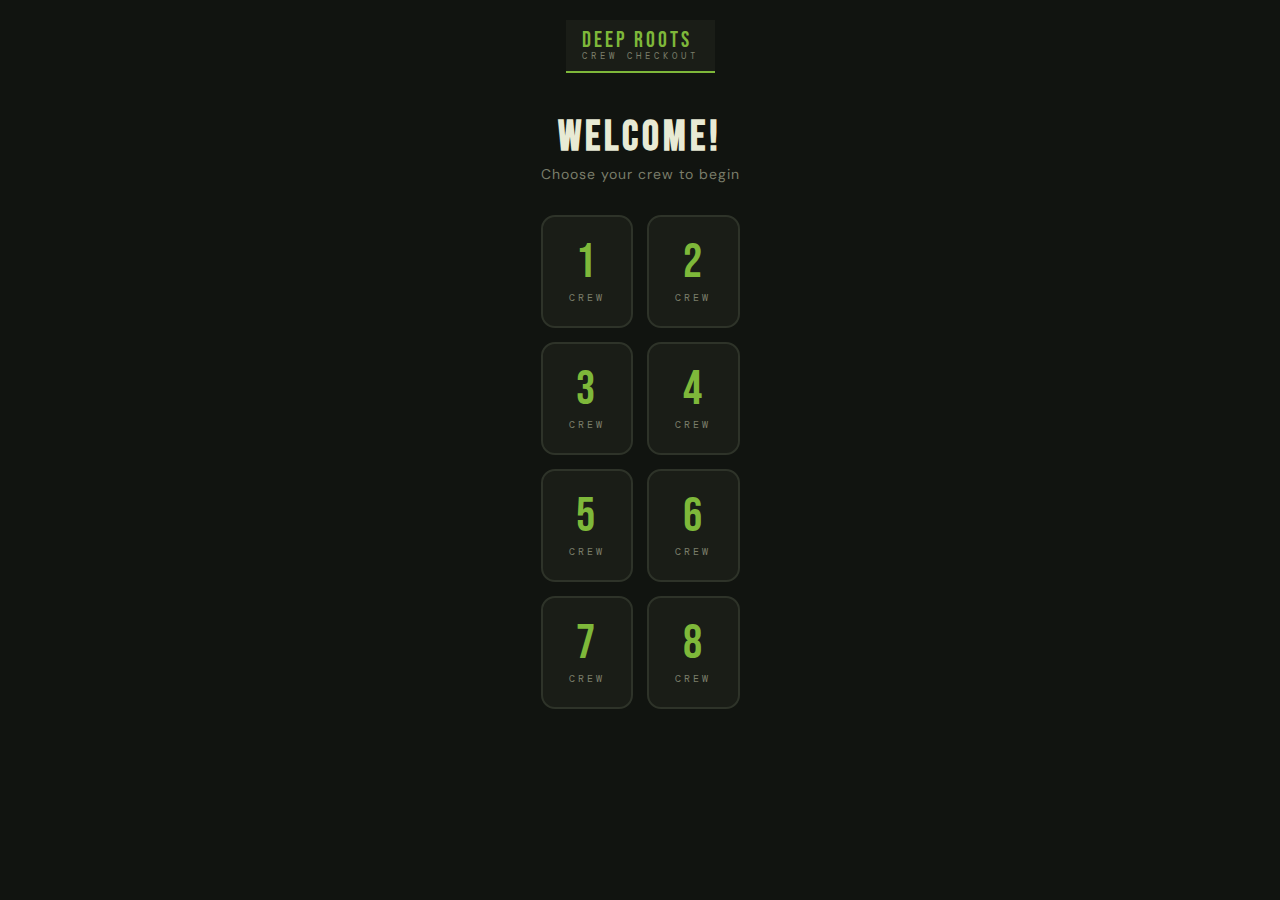
<file: index.html>
<!DOCTYPE html>
<html lang="en">
<head>
<meta charset="UTF-8">
<meta name="viewport" content="width=device-width, initial-scale=1.0, user-scalable=no">
<title>Deep Roots — Crew Checkout</title>
<style>
  @import url('https://fonts.googleapis.com/css2?family=Bebas+Neue&family=DM+Mono:wght@400;500&family=DM+Sans:wght@300;400;500;600&display=swap');

  :root {
    --bg:       #111410;
    --surface:  #1a1d17;
    --surface2: #222620;
    --border:   #2e3329;
    --accent:   #7eb83a;
    --accent2:  #5a8a28;
    --text:     #e8ead4;
    --muted:    #7a7d6a;
    --danger:   #c44;
    --success:  #3a8a5a;
    --return:     #d97c1a;
    --return2:    #a85e10;
    --inventory:  #2a86b8;
    --inventory2: #1a6490;
  }

  * { box-sizing: border-box; margin: 0; padding: 0; }

  body {
    background: var(--bg);
    color: var(--text);
    font-family: 'DM Sans', sans-serif;
    min-height: 100vh;
    overflow-x: hidden;
  }

  /* ── SCREENS ── */
  .screen { display: none; min-height: 100vh; flex-direction: column; }
  .screen.active { display: flex; }

  /* ── HEADER ── */
  .app-header {
    background: var(--surface);
    border-bottom: 2px solid var(--accent);
    padding: 10px 16px;
    display: flex;
    align-items: center;
    justify-content: space-between;
    gap: 10px;
    flex-shrink: 0;
  }
  .logo { display: flex; flex-direction: column; line-height: 1; }
  .logo-top {
    font-family: 'Bebas Neue', sans-serif;
    font-size: 22px;
    color: var(--accent);
    letter-spacing: 3px;
  }
  .logo-sub {
    font-family: 'DM Mono', monospace;
    font-size: 9px;
    letter-spacing: 4px;
    color: var(--muted);
    text-transform: uppercase;
  }
  .crew-badge {
    font-family: 'Bebas Neue', sans-serif;
    font-size: 16px;
    letter-spacing: 2px;
    color: var(--surface);
    background: var(--accent);
    padding: 4px 12px;
    border-radius: 20px;
    display: none;
  }
  .crew-badge.visible { display: block; }
  .cart-badge {
    font-family: 'DM Mono', monospace;
    font-size: 12px;
    color: var(--muted);
    background: var(--surface2);
    border: 1px solid var(--border);
    padding: 4px 10px;
    border-radius: 5px;
    white-space: nowrap;
    display: none;
  }
  .cart-badge.visible { display: block; }

  /* ── SCREEN 1: CREW SELECT ── */
  #screen-crew {
    align-items: center;
    justify-content: flex-start;
    padding: 20px 16px 40px;
  }
  .welcome-block {
    text-align: center;
    margin: 24px 0 32px;
    width: 100%;
  }
  .welcome-block h1 {
    font-family: 'Bebas Neue', sans-serif;
    font-size: 42px;
    letter-spacing: 4px;
    color: var(--text);
    line-height: 1;
  }
  .welcome-block p {
    font-size: 14px;
    color: var(--muted);
    margin-top: 6px;
    letter-spacing: 1px;
  }
  .crew-grid {
    display: grid;
    grid-template-columns: repeat(2, 1fr);
    gap: 14px;
    width: 100%;
    max-width: 480px;
  }
  .crew-btn {
    background: var(--surface);
    border: 2px solid var(--border);
    border-radius: 14px;
    padding: 22px 10px;
    display: flex;
    flex-direction: column;
    align-items: center;
    gap: 4px;
    cursor: pointer;
    transition: border-color .2s, transform .15s, background .2s;
    text-decoration: none;
    color: inherit;
  }
  .crew-btn:hover, .crew-btn:active {
    border-color: var(--accent);
    background: var(--surface2);
    transform: scale(1.03);
  }
  .crew-btn:active { transform: scale(0.98); }
  .crew-num {
    font-family: 'Bebas Neue', sans-serif;
    font-size: 48px;
    color: var(--accent);
    letter-spacing: 2px;
    line-height: 1;
  }
  .crew-label {
    font-family: 'DM Mono', monospace;
    font-size: 10px;
    letter-spacing: 3px;
    color: var(--muted);
    text-transform: uppercase;
  }

  /* ── SCREEN 2: CATALOG ── */
  #screen-catalog { flex-direction: column; }
  .catalog-toolbar {
    padding: 8px 16px;
    display: flex;
    align-items: center;
    gap: 10px;
    border-bottom: 1px solid var(--border);
    flex-shrink: 0;
    flex-wrap: wrap;
  }
  .search-wrap { position: relative; flex: 1; min-width: 160px; }
  .search-wrap input {
    width: 100%;
    background: var(--bg);
    border: 1px solid var(--border);
    border-radius: 6px;
    color: var(--text);
    font-family: 'DM Mono', monospace;
    font-size: 12px;
    padding: 7px 10px 7px 30px;
    outline: none;
    transition: border-color .2s;
  }
  .search-wrap input:focus { border-color: var(--accent); }
  .search-icon {
    position: absolute; left: 9px; top: 50%;
    transform: translateY(-50%);
    color: var(--muted); font-size: 14px; pointer-events: none;
  }
  .btn-change-crew {
    font-family: 'DM Sans', sans-serif;
    font-size: 12px;
    font-weight: 500;
    padding: 6px 12px;
    border-radius: 5px;
    border: 1px solid var(--border);
    background: transparent;
    color: var(--muted);
    cursor: pointer;
    transition: .2s;
    white-space: nowrap;
  }
  .btn-change-crew:hover { color: var(--text); border-color: var(--muted); }
  .btn-checkout-toolbar {
    font-family: 'DM Sans', sans-serif;
    font-size: 13px;
    font-weight: 700;
    padding: 8px 18px;
    border-radius: 8px;
    border: none;
    background: var(--success);
    color: #e8ead4;
    cursor: pointer;
    transition: opacity .2s, transform .1s;
    white-space: nowrap;
    letter-spacing: .3px;
  }
  .btn-checkout-toolbar:hover { opacity: .88; }
  .btn-checkout-toolbar:active { transform: scale(.97); }
  .btn-checkout-toolbar:disabled {
    background: var(--surface2);
    color: var(--muted);
    cursor: not-allowed;
    opacity: 1;
  }

  /* ── MODE SELECT SCREEN ── */
  #screen-mode {
    align-items: center;
    justify-content: flex-start;
    padding: 0 0 40px;
  }
  .mode-body {
    width: 100%;
    max-width: 520px;
    padding: 28px 20px 0;
    display: flex;
    flex-direction: column;
    gap: 16px;
    align-items: center;
  }
  .mode-question {
    font-family: 'Bebas Neue', sans-serif;
    font-size: 28px;
    letter-spacing: 3px;
    color: var(--text);
    text-align: center;
    margin-bottom: 4px;
  }
  .mode-btn {
    width: 100%;
    border: 2px solid var(--border);
    border-radius: 16px;
    padding: 24px 24px;
    display: flex;
    align-items: center;
    gap: 20px;
    cursor: pointer;
    transition: border-color .2s, transform .15s, background .2s;
    background: var(--surface);
    text-align: left;
  }
  .mode-btn:hover { transform: scale(1.02); }
  .mode-btn:active { transform: scale(0.98); }
  .mode-checkout:hover       { border-color: var(--accent);    background: rgba(126,184,58,.07); }
  .mode-return-btn:hover     { border-color: var(--return);    background: rgba(217,124,26,.07); }
  .mode-inventory-btn:hover  { border-color: var(--inventory); background: rgba(42,134,184,.07); }
  .mode-icon {
    font-size: 42px;
    line-height: 1;
    flex-shrink: 0;
  }
  .mode-text {}
  .mode-label {
    font-family: 'Bebas Neue', sans-serif;
    font-size: 32px;
    letter-spacing: 3px;
    line-height: 1;
  }
  .mode-checkout .mode-label      { color: var(--accent); }
  .mode-return-btn .mode-label    { color: var(--return); }
  .mode-inventory-btn .mode-label { color: var(--inventory); }
  .mode-desc {
    font-size: 13px;
    color: var(--muted);
    margin-top: 4px;
    line-height: 1.3;
  }
  .btn-back-mode {
    font-family: 'DM Sans', sans-serif;
    font-size: 13px;
    font-weight: 500;
    padding: 8px 16px;
    border-radius: 6px;
    border: 1px solid var(--border);
    background: transparent;
    color: var(--muted);
    cursor: pointer;
    margin-top: 4px;
    transition: .2s;
  }
  .btn-back-mode:hover { color: var(--text); border-color: var(--muted); }

  /* ── MODE BADGE in catalog header ── */
  .mode-indicator {
    font-family: 'Bebas Neue', sans-serif;
    font-size: 13px;
    letter-spacing: 2px;
    padding: 4px 11px;
    border-radius: 20px;
    white-space: nowrap;
  }
  .mode-indicator.checkout  { background: var(--accent);    color: #111; }
  .mode-indicator.return    { background: var(--return);    color: #fff; }
  .mode-indicator.inventory { background: var(--inventory); color: #fff; }

  /* ── INVENTORY SCREEN ── */
  #screen-inventory { flex-direction: column; }
  .inv-body {
    flex: 1;
    overflow-y: auto;
    padding: 0 0 40px;
  }
  .inv-loading {
    display: flex;
    flex-direction: column;
    align-items: center;
    justify-content: center;
    padding: 60px 20px;
    gap: 14px;
    color: var(--muted);
    font-size: 13px;
  }
  .inv-section-header {
    font-family: 'DM Mono', monospace;
    font-size: 10px;
    letter-spacing: 2px;
    text-transform: uppercase;
    color: var(--muted);
    padding: 14px 16px 6px;
    border-bottom: 1px solid var(--border);
  }
  .inv-item {
    display: flex;
    align-items: center;
    justify-content: space-between;
    padding: 11px 16px;
    border-bottom: 1px solid var(--border);
    border-left: 3px solid transparent;
    transition: background .15s, border-color .15s;
    cursor: pointer;
  }
  .inv-item:hover  { background: var(--surface2); }
  .inv-item:active { background: rgba(217,124,26,.08); }
  .inv-item.in-return { border-left-color: var(--return); padding-left: 13px; }
  .inv-item.in-return .inv-qty-badge {
    color: var(--return);
    background: rgba(217,124,26,.13);
  }
  .inv-return-bar {
    display: none;
    align-items: center;
    gap: 10px;
    padding: 10px 14px;
    background: var(--surface);
    border-top: 2px solid var(--return);
    flex-shrink: 0;
  }
  .inv-return-bar.visible { display: flex; }
  .inv-return-bar-count {
    font-family: 'DM Mono', monospace;
    font-size: 12px;
    color: var(--muted);
    flex: 1;
  }
  .btn-submit-inv-returns {
    font-family: 'DM Sans', sans-serif;
    font-size: 13px;
    font-weight: 600;
    padding: 9px 18px;
    border-radius: 7px;
    border: none;
    background: var(--return);
    color: #fff;
    cursor: pointer;
    white-space: nowrap;
    transition: opacity .15s;
  }
  .btn-submit-inv-returns:disabled { opacity: .55; }
  .inv-item-name {
    display: flex;
    flex-direction: column;
    gap: 2px;
  }
  .inv-item-abbr {
    font-family: 'Bebas Neue', sans-serif;
    font-size: 16px;
    color: var(--inventory);
    letter-spacing: 2px;
    line-height: 1;
  }
  .inv-item-fullname {
    font-size: 13px;
    color: var(--text);
    line-height: 1.3;
  }
  .inv-item-fullname-only {
    font-size: 14px;
    font-weight: 500;
    color: var(--text);
  }
  .inv-qty-badge {
    font-family: 'DM Mono', monospace;
    font-size: 16px;
    font-weight: 500;
    color: var(--inventory);
    background: rgba(42,134,184,.12);
    padding: 5px 14px;
    border-radius: 20px;
    white-space: nowrap;
    flex-shrink: 0;
  }
  .inv-empty {
    text-align: center;
    padding: 60px 20px;
    color: var(--muted);
  }
  .inv-empty-icon { font-size: 48px; margin-bottom: 12px; }
  .inv-empty h3 {
    font-family: 'Bebas Neue', sans-serif;
    font-size: 22px; letter-spacing: 2px; color: var(--text);
  }
  .inv-empty p { font-size: 13px; margin-top: 6px; }
  .inv-error {
    text-align: center;
    padding: 40px 20px;
    color: var(--danger);
    font-size: 13px;
  }
  .btn-inv-back {
    font-family: 'DM Sans', sans-serif;
    font-size: 12px;
    font-weight: 500;
    padding: 6px 12px;
    border-radius: 5px;
    border: 1px solid var(--border);
    background: transparent;
    color: var(--muted);
    cursor: pointer;
    transition: .2s;
    white-space: nowrap;
  }
  .btn-inv-back:hover { color: var(--text); border-color: var(--muted); }
  .inv-toolbar {
    padding: 8px 16px;
    display: flex;
    align-items: center;
    gap: 10px;
    border-bottom: 1px solid var(--border);
    flex-shrink: 0;
  }
  .inv-total-badge {
    font-family: 'DM Mono', monospace;
    font-size: 12px;
    color: var(--muted);
    margin-left: auto;
  }

  /* ── RETURN-MODE toolbar checkout button ── */
  .btn-checkout-toolbar.return-mode {
    background: var(--return);
  }

  /* ── TAB BAR ── */
  .tab-bar {
    display: flex;
    border-bottom: 2px solid var(--border);
    flex-shrink: 0;
    overflow-x: auto;
    -webkit-overflow-scrolling: touch;
    scrollbar-width: none;
  }
  .tab-bar::-webkit-scrollbar { display: none; }
  .tab-btn {
    font-family: 'DM Sans', sans-serif;
    font-size: 13px;
    font-weight: 600;
    padding: 10px 20px;
    border: none;
    border-bottom: 3px solid transparent;
    margin-bottom: -2px;
    background: transparent;
    color: var(--muted);
    cursor: pointer;
    white-space: nowrap;
    transition: color .2s, border-color .2s, background .2s;
    letter-spacing: .3px;
  }
  .tab-btn:hover { color: var(--text); }
  .tab-btn.active {
    color: var(--accent);
    border-bottom-color: var(--accent);
    background: rgba(126,184,58,.05);
  }

  /* ── ITEM CARD (no abbreviation) ── */
  .full-name-only {
    font-size: 12px;
    font-weight: 500;
    color: var(--text);
    line-height: 1.35;
    padding: 2px 0 4px;
  }

  /* Tool grid */
  .tool-grid {
    padding: 12px 16px;
    display: grid;
    grid-template-columns: repeat(auto-fill, minmax(130px, 1fr));
    gap: 10px;
    overflow-y: auto;
    flex: 1;
  }
  .tool-card {
    background: var(--surface);
    border: 2px solid var(--border);
    border-radius: 12px;
    overflow: hidden;
    cursor: pointer;
    transition: border-color .2s, transform .15s;
    -webkit-tap-highlight-color: transparent;
  }
  .tool-card:hover { border-color: var(--accent); transform: translateY(-2px); }
  .tool-card:active { transform: scale(0.97); border-color: var(--accent2); }
  .card-img-wrap { position: relative; }
  .card-img {
    width: 100%; height: 90px; object-fit: cover; display: block;
    background: var(--surface2);
  }
  .card-img-placeholder {
    width: 100%; height: 90px;
    background: var(--surface2);
    display: flex; align-items: center; justify-content: center;
    font-size: 30px; color: var(--border);
  }
  .card-img-btns {
    position: absolute;
    top: 4px; right: 4px;
    display: flex; gap: 3px;
    z-index: 2;
  }
  .card-img-btn {
    background: rgba(0,0,0,.65);
    border: none; color: #fff;
    font-size: 11px;
    border-radius: 4px;
    padding: 3px 5px;
    cursor: pointer; line-height: 1;
    -webkit-tap-highlight-color: transparent;
  }
  .card-img-btn:hover { background: rgba(0,0,0,.9); }
  /* img-edit modal */
  .img-upload-label {
    display: flex;
    align-items: center;
    justify-content: center;
    gap: 8px;
    width: 100%;
    padding: 12px;
    background: var(--surface2);
    border: 1px dashed var(--border);
    border-radius: 8px;
    color: var(--muted);
    font-size: 13px;
    cursor: pointer;
    transition: border-color .15s, color .15s;
  }
  .img-upload-label:hover { border-color: var(--accent); color: var(--text); }
  #img-edit-file { display: none; }
  #img-edit-status { font-size: 12px; color: var(--muted); min-height: 16px; }
  .card-body { padding: 8px 9px 10px; }
  .abbr-tag {
    font-family: 'Bebas Neue', sans-serif;
    font-size: 22px; color: var(--accent); letter-spacing: 2px; line-height: 1;
  }
  .full-name { font-size: 11px; color: var(--text); margin-top: 2px; line-height: 1.3; }

  .in-cart-dot {
    display: inline-block;
    width: 8px; height: 8px;
    border-radius: 50%;
    background: var(--accent);
    margin-left: 6px;
    vertical-align: middle;
  }

  /* ── MODALS ── */
  .modal-overlay {
    display: none;
    position: fixed; inset: 0;
    background: rgba(0,0,0,.8);
    z-index: 200;
    align-items: center; justify-content: center;
    padding: 20px;
  }
  .modal-overlay.open { display: flex; }
  .modal {
    background: var(--surface);
    border: 1px solid var(--border);
    border-radius: 16px;
    width: 100%; max-width: 360px;
    overflow: hidden;
    animation: slideUp .22s ease;
  }
  @keyframes slideUp {
    from { opacity: 0; transform: translateY(24px); }
    to   { opacity: 1; transform: translateY(0); }
  }
  .modal-header {
    padding: 14px 18px;
    border-bottom: 1px solid var(--border);
    display: flex; align-items: center; justify-content: space-between;
  }
  .modal-title {
    font-family: 'Bebas Neue', sans-serif;
    font-size: 20px; letter-spacing: 2px; color: var(--accent);
  }
  .modal-close {
    background: none; border: none;
    color: var(--muted); font-size: 22px; cursor: pointer;
    line-height: 1; padding: 0 4px;
  }
  .modal-close:hover { color: var(--text); }
  .modal-body { padding: 18px; }
  .modal-footer {
    padding: 12px 18px;
    border-top: 1px solid var(--border);
    display: flex; gap: 10px; justify-content: flex-end;
  }

  /* Quantity modal */
  .tool-selected-name {
    font-size: 15px; font-weight: 500; color: var(--text);
    margin-bottom: 6px; line-height: 1.3;
  }
  .tool-selected-abbr {
    font-family: 'Bebas Neue', sans-serif;
    font-size: 30px; color: var(--accent); letter-spacing: 2px;
    margin-bottom: 18px;
  }
  .qty-label {
    font-family: 'DM Mono', monospace;
    font-size: 10px; letter-spacing: 2px; text-transform: uppercase;
    color: var(--muted); margin-bottom: 10px;
  }
  .qty-control {
    display: flex; align-items: center; gap: 0;
    border: 1px solid var(--border); border-radius: 8px; overflow: hidden;
    width: fit-content;
  }
  .qty-btn {
    background: var(--surface2); border: none;
    color: var(--text); font-size: 22px; font-weight: 400;
    width: 52px; height: 52px;
    cursor: pointer; transition: background .15s;
    display: flex; align-items: center; justify-content: center;
  }
  .qty-btn:hover { background: var(--border); }
  .qty-btn:active { background: var(--accent); color: #111; }
  .qty-input {
    background: var(--bg); border: none; border-left: 1px solid var(--border);
    border-right: 1px solid var(--border);
    color: var(--text); font-family: 'DM Mono', monospace;
    font-size: 22px; text-align: center;
    width: 70px; height: 52px; outline: none;
  }
  /* hide number input arrows */
  .qty-input::-webkit-outer-spin-button,
  .qty-input::-webkit-inner-spin-button { -webkit-appearance: none; margin: 0; }
  .qty-input[type=number] { -moz-appearance: textfield; }

  /* Buttons */
  .btn {
    font-family: 'DM Sans', sans-serif;
    font-size: 13px; font-weight: 600;
    padding: 10px 18px;
    border-radius: 8px; border: none;
    cursor: pointer;
    transition: opacity .2s, transform .1s;
    letter-spacing: .3px;
  }
  .btn:active { transform: scale(.97); }
  .btn-primary { background: var(--accent); color: #111; }
  .btn-primary:hover { opacity: .88; }
  .btn-ghost {
    background: transparent; color: var(--muted);
    border: 1px solid var(--border);
  }
  .btn-ghost:hover { color: var(--text); border-color: var(--muted); }
  .btn-success { background: var(--success); color: #e8ead4; }
  .btn-success:hover { opacity: .88; }

  /* Continue / Checkout modal */
  .decision-body {
    padding: 22px 18px;
    display: flex; flex-direction: column; gap: 12px;
  }
  .decision-item-recap {
    background: var(--surface2); border: 1px solid var(--border);
    border-radius: 8px; padding: 12px 14px;
    display: flex; justify-content: space-between; align-items: center;
  }
  .recap-name { font-size: 13px; color: var(--text); }
  .recap-qty {
    font-family: 'DM Mono', monospace;
    font-size: 13px; color: var(--accent);
    background: rgba(126,184,58,.12);
    padding: 3px 10px; border-radius: 20px;
  }
  .cart-running {
    font-family: 'DM Mono', monospace;
    font-size: 11px; color: var(--muted);
    text-align: center; margin-top: 4px;
  }
  .decision-btns {
    display: flex; flex-direction: column; gap: 10px;
    margin-top: 8px;
  }
  .btn-full { width: 100%; padding: 14px; font-size: 15px; border-radius: 10px; }

  /* Success / Checkout done modal */
  .success-body { padding: 24px 18px; text-align: center; }
  .success-icon { font-size: 52px; margin-bottom: 12px; }
  .success-title {
    font-family: 'Bebas Neue', sans-serif;
    font-size: 26px; letter-spacing: 3px; color: var(--accent);
    margin-bottom: 6px;
  }
  .success-subtitle { font-size: 13px; color: var(--muted); margin-bottom: 18px; }
  .checkout-summary {
    background: var(--surface2); border: 1px solid var(--border);
    border-radius: 8px; overflow: hidden;
    text-align: left; margin-bottom: 18px;
  }
  .summary-header {
    font-family: 'DM Mono', monospace;
    font-size: 10px; letter-spacing: 2px; text-transform: uppercase;
    color: var(--muted); padding: 8px 12px;
    border-bottom: 1px solid var(--border);
  }
  .summary-row {
    display: flex; justify-content: space-between; align-items: center;
    padding: 8px 12px; border-bottom: 1px solid var(--border);
  }
  .summary-row:last-child { border-bottom: none; }
  .summary-tool { font-size: 12px; color: var(--text); }
  .summary-tool-abbr {
    font-family: 'Bebas Neue', sans-serif;
    font-size: 14px; color: var(--accent); letter-spacing: 1px;
    margin-right: 6px;
  }
  .summary-qty {
    font-family: 'DM Mono', monospace;
    font-size: 12px; color: var(--accent);
  }

  /* ── LOADING SPINNER ── */
  .spinner {
    display: inline-block;
    width: 20px; height: 20px;
    border: 2px solid var(--border);
    border-top-color: var(--accent);
    border-radius: 50%;
    animation: spin .7s linear infinite;
    vertical-align: middle; margin-right: 8px;
  }
  @keyframes spin { to { transform: rotate(360deg); } }

  /* ── EMPTY STATE ── */
  .empty-state {
    padding: 50px 20px; text-align: center; color: var(--muted);
    display: none;
  }
  .empty-state.visible { display: block; }
  .empty-icon { font-size: 42px; margin-bottom: 12px; }
  .empty-state h3 {
    font-family: 'Bebas Neue', sans-serif;
    font-size: 22px; letter-spacing: 2px; color: var(--text);
  }
  .empty-state p { font-size: 12px; margin-top: 5px; }

  /* ── REVIEW CART MODAL ── */
  .review-item {
    display: flex;
    align-items: center;
    gap: 12px;
    padding: 10px 16px;
    border-bottom: 1px solid var(--border);
  }
  .review-item-info { flex: 1; min-width: 0; }
  .review-item-abbr {
    font-family: 'Bebas Neue', sans-serif;
    font-size: 15px; color: var(--accent); letter-spacing: 2px; line-height: 1;
  }
  .review-item-fullname { font-size: 12px; color: var(--text); line-height: 1.3; }
  .review-item-fullname-only { font-size: 13px; font-weight: 500; color: var(--text); }
  .review-item-avail {
    font-size: 10px; color: var(--return); margin-top: 2px;
    font-family: 'DM Mono', monospace; letter-spacing: 1px;
  }
  .review-qty-row { display: flex; align-items: center; gap: 6px; flex-shrink: 0; }
  .review-qty-btn {
    width: 30px; height: 30px;
    background: var(--surface2); border: 1px solid var(--border);
    color: var(--text); font-size: 18px; border-radius: 6px;
    cursor: pointer; display: flex; align-items: center; justify-content: center;
    transition: background .15s;
  }
  .review-qty-btn:hover { background: var(--border); }
  .review-qty-num {
    font-family: 'DM Mono', monospace;
    font-size: 15px; color: var(--text);
    min-width: 26px; text-align: center;
  }
  .review-remove {
    background: none; border: none;
    color: var(--muted); font-size: 18px; cursor: pointer;
    padding: 2px 4px; line-height: 1; transition: color .15s;
  }
  .review-remove:hover { color: var(--danger); }
  .review-footer-total {
    font-family: 'DM Mono', monospace;
    font-size: 11px; color: var(--muted);
  }

  /* ── QTY MODAL — available text + error state ── */
  .qty-avail-text {
    font-family: 'DM Mono', monospace;
    font-size: 11px; letter-spacing: 1px;
    color: var(--return); margin-top: 8px;
    display: none;
  }
  .qty-error-box {
    background: rgba(204,68,68,.1);
    border: 1px solid rgba(204,68,68,.3);
    border-radius: 8px;
    padding: 12px 14px;
    color: var(--danger);
    font-size: 13px;
    line-height: 1.4;
    display: none;
  }

  /* ── CART BADGE clickable ── */
  #header-cart-badge {
    cursor: pointer;
    transition: border-color .2s, color .2s;
  }
  #header-cart-badge:hover { color: var(--text); border-color: var(--muted); }

  /* ── CONFIG NOTICE ── */
  .config-notice {
    background: rgba(126,184,58,.08);
    border: 1px solid rgba(126,184,58,.3);
    border-radius: 8px;
    padding: 10px 14px;
    font-size: 12px;
    color: var(--muted);
    margin: 10px 16px 0;
    display: flex; align-items: flex-start; gap: 8px;
  }
  .config-notice a { color: var(--accent); }
  .config-notice.hidden { display: none; }

  /* ── RESPONSIVE ── */
  @media (max-width: 400px) {
    .crew-grid { grid-template-columns: repeat(2, 1fr); gap: 10px; }
    .crew-num { font-size: 40px; }
    .tool-grid { grid-template-columns: repeat(auto-fill, minmax(110px, 1fr)); }
  }
</style>
</head>
<body>

<!-- ══════════════════════════════════════════════
     CONFIG — paste your Google Apps Script URL here
     after following setup-instructions.txt
     ══════════════════════════════════════════════ -->
<script>
  const SHEETS_URL = 'https://script.google.com/macros/s/AKfycbxxi2QeTSQJ1g-WHX72zH_yMaMe-_FMGDx1WV3FsKkTVvw1zSC8-iybst4_UDPABo3j/exec';
</script>

<!-- ██████████ SCREEN 1: CREW SELECT ██████████ -->
<div id="screen-crew" class="screen active">
  <header class="app-header">
    <div class="logo">
      <span class="logo-top">Deep Roots</span>
      <span class="logo-sub">Crew Checkout</span>
    </div>
  </header>

  <div style="flex:1; display:flex; flex-direction:column; align-items:center; padding: 20px 16px 40px;">
    <div class="welcome-block">
      <h1>Welcome!</h1>
      <p>Choose your crew to begin</p>
    </div>
    <div class="crew-grid">
      <button class="crew-btn" onclick="selectCrew(1)">
        <span class="crew-num">1</span>
        <span class="crew-label">Crew</span>
      </button>
      <button class="crew-btn" onclick="selectCrew(2)">
        <span class="crew-num">2</span>
        <span class="crew-label">Crew</span>
      </button>
      <button class="crew-btn" onclick="selectCrew(3)">
        <span class="crew-num">3</span>
        <span class="crew-label">Crew</span>
      </button>
      <button class="crew-btn" onclick="selectCrew(4)">
        <span class="crew-num">4</span>
        <span class="crew-label">Crew</span>
      </button>
      <button class="crew-btn" onclick="selectCrew(5)">
        <span class="crew-num">5</span>
        <span class="crew-label">Crew</span>
      </button>
      <button class="crew-btn" onclick="selectCrew(6)">
        <span class="crew-num">6</span>
        <span class="crew-label">Crew</span>
      </button>
      <button class="crew-btn" onclick="selectCrew(7)">
        <span class="crew-num">7</span>
        <span class="crew-label">Crew</span>
      </button>
      <button class="crew-btn" onclick="selectCrew(8)">
        <span class="crew-num">8</span>
        <span class="crew-label">Crew</span>
      </button>
    </div>
  </div>
</div>

<!-- ██████████ SCREEN: MODE SELECT ██████████ -->
<div id="screen-mode" class="screen">
  <header class="app-header">
    <div class="logo">
      <span class="logo-top">Deep Roots</span>
      <span class="logo-sub">Crew Checkout</span>
    </div>
    <span class="crew-badge visible" id="mode-crew-badge">CREW —</span>
  </header>

  <div class="mode-body">
    <div class="mode-question">What are you doing?</div>

    <button class="mode-btn mode-checkout" onclick="selectMode('checkout')">
      <div class="mode-icon">⬆️</div>
      <div class="mode-text">
        <div class="mode-label">Checkout</div>
        <div class="mode-desc">Taking materials out to the job site</div>
      </div>
    </button>

    <button class="mode-btn mode-return-btn" onclick="selectMode('return')">
      <div class="mode-icon">⬇️</div>
      <div class="mode-text">
        <div class="mode-label">Return</div>
        <div class="mode-desc">Bringing unused materials back to the yard</div>
      </div>
    </button>

    <button class="mode-btn mode-inventory-btn" onclick="selectMode('inventory')">
      <div class="mode-icon">📋</div>
      <div class="mode-text">
        <div class="mode-label">What Do I Have</div>
        <div class="mode-desc">See what your crew currently has out on the job</div>
      </div>
    </button>

    <button class="btn-back-mode" onclick="showScreen('screen-crew')">← Back to Crew Select</button>
  </div>
</div>

<!-- ██████████ SCREEN: INVENTORY ██████████ -->
<div id="screen-inventory" class="screen">
  <header class="app-header">
    <div class="logo">
      <span class="logo-top">Deep Roots</span>
      <span class="logo-sub">Crew Checkout</span>
    </div>
    <span class="crew-badge visible" id="inv-crew-badge">CREW —</span>
    <span class="mode-indicator inventory">ON HAND</span>
  </header>

  <div class="inv-toolbar">
    <button class="btn-inv-back" onclick="invReturnCart=[];updateInvReturnBar();showScreen('screen-mode')">← Back</button>
    <span class="inv-total-badge" id="inv-total-badge"></span>
  </div>

  <div class="inv-body" id="inv-body">
    <div class="inv-loading" id="inv-loading">
      <span class="spinner" style="width:32px;height:32px;border-width:3px;"></span>
      Loading…
    </div>
  </div>

  <div class="inv-return-bar" id="inv-return-bar">
    <span class="inv-return-bar-count" id="inv-return-bar-count"></span>
    <button class="btn-submit-inv-returns" id="btn-submit-inv-returns" onclick="submitInvReturns()">
      ↩ Submit Returns
    </button>
  </div>
</div>

<!-- ██████████ SCREEN 2: CATALOG ██████████ -->
<div id="screen-catalog" class="screen">
  <header class="app-header">
    <div class="logo">
      <span class="logo-top">Deep Roots</span>
      <span class="logo-sub">Crew Checkout</span>
    </div>
    <span class="crew-badge visible" id="header-crew-badge">CREW —</span>
    <span class="mode-indicator checkout" id="mode-indicator">CHECKOUT</span>
    <span class="cart-badge visible" id="header-cart-badge" onclick="openReviewCart()" title="Review cart">Cart: 0</span>
  </header>

  <div id="sheets-notice" class="config-notice hidden">
    ⚠️ Google Sheets not configured — checkouts will save locally only.
    See <strong>setup-instructions.txt</strong> to connect.
  </div>

  <div class="catalog-toolbar">
    <div class="search-wrap">
      <span class="search-icon">🔍</span>
      <input type="text" id="catalog-search" placeholder="Search tool…" oninput="renderCatalog()">
    </div>
    <button class="btn-change-crew" onclick="changeCrew()">← Crew</button>
    <button class="btn-checkout-toolbar" id="btn-checkout-toolbar" onclick="confirmBeforeCheckout()" disabled>
      Checkout
    </button>
  </div>

  <div class="tab-bar">
    <button class="tab-btn active" id="tab-cage"      onclick="switchTab('cage')">Cage Hand Tools</button>
    <button class="tab-btn"        id="tab-yard"      onclick="switchTab('yard')">Yard</button>
    <button class="tab-btn"        id="tab-container" onclick="switchTab('container')">Container</button>
  </div>

  <div class="tool-grid" id="tool-grid"></div>
  <div class="empty-state" id="catalog-empty">
    <div class="empty-icon">🔍</div>
    <h3>No Tools Found</h3>
    <p>Try a different search term</p>
  </div>
</div>

<!-- ══════════════ MODAL: QUANTITY ══════════════ -->
<div class="modal-overlay" id="qty-modal">
  <div class="modal">
    <div class="modal-header">
      <span class="modal-title">Add to Cart</span>
      <button class="modal-close" onclick="closeQtyModal()">✕</button>
    </div>
    <div class="modal-body">
      <div class="tool-selected-abbr" id="qty-abbr">TM</div>
      <div class="tool-selected-name" id="qty-name">Tape Measure</div>
      <div class="qty-error-box" id="qty-error-box"></div>
      <div id="qty-controls">
        <div class="qty-label">Quantity</div>
        <div class="qty-control">
          <button class="qty-btn" onclick="adjustQty(-1)">−</button>
          <input class="qty-input" type="number" id="qty-input" value="1" min="1" max="99">
          <button class="qty-btn" onclick="adjustQty(1)">+</button>
        </div>
        <div class="qty-avail-text" id="qty-avail-text"></div>
      </div>
    </div>
    <div class="modal-footer" id="qty-footer">
      <button class="btn btn-ghost" onclick="closeQtyModal()">Cancel</button>
      <button class="btn btn-primary" id="qty-add-btn" onclick="addToCart()">Add to Cart</button>
    </div>
  </div>
</div>

<!-- ══════════════ MODAL: CONTINUE / CHECKOUT ══════════════ -->
<div class="modal-overlay" id="decision-modal">
  <div class="modal">
    <div class="modal-header">
      <span class="modal-title">Added!</span>
    </div>
    <div class="decision-body">
      <div class="decision-item-recap">
        <span class="recap-name" id="recap-name">—</span>
        <span class="recap-qty" id="recap-qty">× 1</span>
      </div>
      <div class="cart-running" id="cart-running">1 item in cart</div>
      <div class="decision-btns">
        <button class="btn btn-ghost btn-full" id="btn-continue" onclick="continueShopping()">
          ← Continue Shopping
        </button>
        <button class="btn btn-full" id="btn-review-cart"
          onclick="document.getElementById('decision-modal').classList.remove('open');openReviewCart();"
          style="background:var(--surface2);border:1px solid var(--border);color:var(--text);">
          📋 Review Cart
        </button>
        <button class="btn btn-success btn-full" id="btn-decision-submit" onclick="confirmBeforeCheckout()">
          ✓ Checkout
        </button>
      </div>
    </div>
  </div>
</div>

<!-- ══════════════ MODAL: CHECKOUT SUCCESS ══════════════ -->
<div class="modal-overlay" id="success-modal">
  <div class="modal">
    <div class="success-body">
      <div class="success-icon">✅</div>
      <div class="success-title" id="success-title">Checked Out!</div>
      <div class="success-subtitle" id="success-subtitle">Crew — | Items recorded</div>
      <div class="checkout-summary" id="checkout-summary"></div>
      <button class="btn btn-primary btn-full" onclick="doneCheckout()">
        Back to Start
      </button>
    </div>
  </div>
</div>

<!-- ══════════════ MODAL: REVIEW CART ══════════════ -->
<div class="modal-overlay" id="review-modal">
  <div class="modal" style="max-width:420px;">
    <div class="modal-header">
      <span class="modal-title" id="review-modal-title">CART REVIEW</span>
      <button class="modal-close" onclick="closeReviewModal()">✕</button>
    </div>
    <div id="review-modal-body" style="max-height:55vh;overflow-y:auto;"></div>
    <div class="modal-footer" style="justify-content:space-between;align-items:center;flex-wrap:wrap;gap:8px;">
      <span class="review-footer-total" id="review-footer-total"></span>
      <div style="display:flex;gap:8px;">
        <button class="btn btn-ghost" onclick="closeReviewModal()">Close</button>
        <button class="btn" id="review-submit-btn"
          onclick="closeReviewModal();initiateCheckout();"
          style="background:var(--success);color:#e8ead4;">
          ✓ Checkout
        </button>
      </div>
    </div>
  </div>
</div>

<!-- ══════════════ MODAL: IMAGE EDIT ══════════════ -->
<div class="modal-overlay" id="img-edit-modal">
  <div class="modal">
    <div class="modal-header">
      <span class="modal-title">SET IMAGE</span>
      <button class="modal-close" onclick="closeImgEdit()">✕</button>
    </div>
    <div class="modal-body" style="display:flex;flex-direction:column;gap:12px;">
      <div style="font-size:12px;color:var(--muted);font-family:'DM Mono',monospace;letter-spacing:1px;" id="img-edit-name"></div>
      <div id="img-edit-preview"></div>
      <label class="img-upload-label" for="img-edit-file">
        📷 Choose a photo
      </label>
      <input type="file" id="img-edit-file" accept="image/*" onchange="previewImgEdit()">
      <div id="img-edit-status"></div>
    </div>
    <div class="modal-footer">
      <button class="btn btn-ghost" onclick="saveImgEdit(null)" style="color:var(--danger);margin-right:auto;">Remove</button>
      <button class="btn btn-ghost" onclick="closeImgEdit()">Cancel</button>
      <button class="btn btn-primary" onclick="saveImgEdit()">Save</button>
    </div>
  </div>
</div>

<!-- ══════════════ MODAL: SUBMITTING ══════════════ -->
<div class="modal-overlay" id="submitting-modal">
  <div class="modal">
    <div class="success-body">
      <div class="success-icon" style="font-size:36px"><span class="spinner"></span></div>
      <div class="success-title">Submitting…</div>
      <div class="success-subtitle">Sending to Google Sheets</div>
    </div>
  </div>
</div>

<script>
// ══════════════════════════════════════════════════════════
//  CONSTANTS
// ══════════════════════════════════════════════════════════
const TOOL_STORAGE_KEY = 'dr_tool_legend_v2';

const SEED = [
  { id:'s01', abbr:'AW',  name:'Adjustable Wrench',     img:null },
  { id:'s02', abbr:'APG', name:'Air Paint Gun',          img:null },
  { id:'s03', abbr:'BC',  name:'Battery Charger',        img:null },
  { id:'s04', abbr:'CH',  name:'Claw Hammer',            img:null },
  { id:'s05', abbr:'CHL', name:'Chalk Line',             img:null },
  { id:'s06', abbr:'CS',  name:'Circular Saw',           img:null },
  { id:'s07', abbr:'DB',  name:'Dead Blow',              img:null },
  { id:'s08', abbr:'DR',  name:'Drill',                  img:null },
  { id:'s09', abbr:'DWB', name:'DeWalt 20V Battery',     img:null },
  { id:'s10', abbr:'EC',  name:'Extension Cord',         img:null },
  { id:'s11', abbr:'EP',  name:'Ear Protection',         img:null },
  { id:'s12', abbr:'FH',  name:'Framing Hammer',         img:null },
  { id:'s13', abbr:'FSD', name:'Flathead Screwdriver',   img:null },
  { id:'s14', abbr:'FSQ', name:'Framing Square',         img:null },
  { id:'s15', abbr:'HS',  name:'Hacksaw',                img:null },
  { id:'s16', abbr:'IBS', name:'Impact Bit Set',         img:null },
  { id:'s17', abbr:'ID',  name:'Impact Driver',          img:null },
  { id:'s18', abbr:'L2',  name:'Level 2ft',              img:null },
  { id:'s19', abbr:'L4',  name:'Level 4ft',              img:null },
  { id:'s20', abbr:'M18', name:'Milwaukee M18 Battery',  img:null },
  { id:'s21', abbr:'MAC', name:'Machete',                img:null },
  { id:'s22', abbr:'MBD', name:'Multi-bit Driver',       img:null },
  { id:'s23', abbr:'MS',  name:'Mini Sledge',            img:null },
  { id:'s24', abbr:'NNP', name:'Needle Nose Pliers',     img:null },
  { id:'s25', abbr:'PG',  name:'Paint Gun',              img:null },
  { id:'s26', abbr:'PL',  name:'Pliers',                 img:null },
  { id:'s27', abbr:'PSD', name:'Phillips Screwdriver',   img:null },
  { id:'s28', abbr:'SG',  name:'Safety Glasses',         img:null },
  { id:'s29', abbr:'STL', name:'String Line',            img:null },
  { id:'s30', abbr:'TB',  name:'Tool Belt',              img:null },
  { id:'s31', abbr:'TM',  name:'Tape Measure',           img:null },
  { id:'s32', abbr:'TS',  name:'Tin Snips',              img:null },
  { id:'s33', abbr:'UK',  name:'Utility Knife',          img:null },
  { id:'s34', abbr:'WG',  name:'Work Gloves',            img:null },
  { id:'s35', abbr:'WL',  name:'Work Light',             img:null },
  { id:'s36', abbr:'WRN', name:'Wrench Set',             img:null },
  { id:'s37', abbr:'WS',  name:'Wire Strippers',         img:null },
];

// ── YARD ITEMS ─────────────────────────────────────────────
const YARD_ITEMS = [
  // Towing / securing
  { id:'y01', name:'Blue Hose Hydroseeder',              img:null },
  { id:'y02', name:'Blue Hose w/ Metal Fittings 2"',     img:null },
  { id:'y03', name:'Chain Buckles (for securing machines)', img:null },
  { id:'y04', name:'Heavy Chains',                       img:null },
  { id:'y05', name:'Loose Straps (Hanging)',             img:null },
  { id:'y06', name:'Pintle Hitch',                       img:null },
  { id:'y07', name:'Ratchet Straps (in bin)',            img:null },
  { id:'y08', name:'Red Canvas Hoses (Coiled)',          img:null },
  { id:'y09', name:'Tan Canvas Hoses (Coiled)',          img:null },
  { id:'y10', name:'Tow Hooks / Connectors',             img:null },
  { id:'y11', name:'Trailer Hitches – 2 5/16" (Yellow)', img:null },
  { id:'y12', name:'Trailer Hitches – 2" (Blue Label)',  img:null },
  { id:'y13', name:'Tri-Ball Hitches',                   img:null },
  // Mulch
  { id:'y14', name:'Black Mulch',                        img:null },
  { id:'y15', name:'Brown Mulch',                        img:null },
  { id:'y16', name:'Cedar Mulch (No Float)',             img:null },
  { id:'y17', name:'Hill Hugger Mulch',                  img:null },
  { id:'y18', name:'Kid Safe Mulch',                     img:null },
  { id:'y19', name:'Natural Mulch',                      img:null },
  { id:'y20', name:'Pine Bark Mini Nuggets',             img:null },
  { id:'y21', name:'Pine Bark Mini Nuggets (Bag)',       img:null },
  { id:'y22', name:'Red Mulch (Bag)',                    img:null },
  { id:'y23', name:'Rubber Mulch (Bag)',                 img:null },
  // Stone / aggregate
  { id:'y24', name:'57 Stone',                           img:null },
  { id:'y25', name:'Chatahoochee Pea Gravel',            img:null },
  { id:'y26', name:'Crusher Run',                        img:null },
  { id:'y27', name:'Rip Rap',                            img:null },
  { id:'y28', name:'Sand',                               img:null },
  // Boulders / rock / block
  { id:'y29', name:'2 Man Boulders',                     img:null },
  { id:'y30', name:'3 Man Boulders',                     img:null },
  { id:'y31', name:'8" x 8" x 16" Block',               img:null },
  { id:'y32', name:'Colorado 4" - 7" River Rock',        img:null },
  { id:'y33', name:'Cumberland Blend',                   img:null },
  { id:'y34', name:'Deco Pebble',                        img:null },
  { id:'y35', name:'Egg Rock',                           img:null },
  { id:'y36', name:'Garden Boulders',                    img:null },
  { id:'y37', name:'Garden Path (Chattahoochee Pea Gravel)', img:null },
  { id:'y38', name:'Gray Rubble',                        img:null },
  { id:'y39', name:'Large Slate Chips',                  img:null },
  { id:'y40', name:'Mexican Beach Pebbles',              img:null },
  { id:'y41', name:'Mountain Boulders',                  img:null },
  { id:'y42', name:'Multi/Standard 2" - 5" River Rock',  img:null },
  { id:'y43', name:'Multi/Standard 4" - 7" River Rock',  img:null },
  { id:'y44', name:'Multi/Standard 6" - 12" River Rock', img:null },
  { id:'y45', name:'Tan Rubble',                         img:null },
  // Slate chips
  { id:'y46', name:'1/4" - 1/2" Mini Slate Chips',      img:null },
  { id:'y47', name:'3/4" - 2" Standard Slate Chips',    img:null },
  // Flagstone / steps
  { id:'y48', name:'36" x 18" Flagstone Steps',         img:null },
  { id:'y49', name:'36" x 18" Quarry Cut Steps',        img:null },
  { id:'y50', name:'48" x 18" Flagstone Steps',         img:null },
  { id:'y51', name:'48" x 18" Quarry Cut Steps',        img:null },
  { id:'y52', name:'Blue Flagstone',                     img:null },
  { id:'y53', name:'Tan Flagstone Squares',              img:null },
  { id:'y54', name:'Tan/Brown 1 3/4" - 2 1/2" Flagstone', img:null },
  { id:'y55', name:'Tan/Brown 1" - 1 3/4" Flagstone',   img:null },
  { id:'y56', name:'Tan/Brown 2" - 3" Flagstone Steppers', img:null },
  // Mod block
  { id:'y57', name:'Buff Mod Block',                     img:null },
  { id:'y58', name:'Buff Mod Block Caps',                img:null },
  { id:'y59', name:'Gray Mod Block',                     img:null },
  { id:'y60', name:'Gray Mod Block Caps',                img:null },
  { id:'y61', name:'Toccoa Blend Mod Block',             img:null },
  { id:'y62', name:'Toccoa Blend Mod Block Caps',        img:null },
];

// ── CONTAINER ITEMS ────────────────────────────────────────
const CONTAINER_ITEMS = [
  // Irrigation fittings
  { id:'c01', name:'#22 Drycon (100ct box)',             img:null },
  { id:'c02', name:'1 1/2" Coupling',                    img:null },
  { id:'c03', name:'1" Ball Valve',                      img:null },
  { id:'c04', name:'1" Sharkbite',                       img:null },
  { id:'c05', name:'1"x 1/2" Slips FIPT',               img:null },
  { id:'c06', name:'1"x3/4" Reducing Thread Slip',       img:null },
  { id:'c07', name:'2 1/2" Ball Valve',                  img:null },
  { id:'c08', name:'2 1/2"x 1 1/2" Reducer Bushing Spigot Slip', img:null },
  { id:'c09', name:'2 Wire',                             img:null },
  { id:'c10', name:'2" 45',                              img:null },
  { id:'c11', name:'2" 90',                              img:null },
  { id:'c12', name:'2" Ball Valve',                      img:null },
  { id:'c13', name:'2" Inside Outside Ball Valve',       img:null },
  { id:'c14', name:'2" Slip Coupling',                   img:null },
  { id:'c15', name:'2" Slip Thread Male Coupling',       img:null },
  { id:'c16', name:'2" Tee',                             img:null },
  { id:'c17', name:'2"x1 1/2" Slip Reducer',            img:null },
  { id:'c18', name:'200- 3/4 Tee Slip',                  img:null },
  { id:'c19', name:'3/4 Reducing Tee Slip Slip Thread (Combo Tee)', img:null },
  { id:'c20', name:'3/4" 45',                            img:null },
  { id:'c21', name:'3/4" 90',                            img:null },
  { id:'c22', name:'3/4" Coupling',                      img:null },
  { id:'c23', name:'Backflow Preventer',                 img:null },
  { id:'c24', name:'Flex Swing Pipe 100ft.',             img:null },
  { id:'c25', name:'Hunter PGV 151',                     img:null },
  { id:'c26', name:'Pressure Reducing Valve',            img:null },
  { id:'c27', name:'Rain Bird 200 PGA Valve',            img:null },
  { id:'c28', name:'Self Pierce 1/4" Barb Connector (25ct bag grey)', img:null },
  // Spray heads / rotors
  { id:'c29', name:'12" 5004 Rotor +',                   img:null },
  { id:'c30', name:'15 Van Spray Heads',                 img:null },
  { id:'c31', name:'18" 1800',                           img:null },
  { id:'c32', name:'18" 5004 Rotor',                     img:null },
  { id:'c33', name:'1800 12" Sprayer',                   img:null },
  { id:'c34', name:'1800 6" Sprayer',                    img:null },
  { id:'c35', name:'1800 Spray to Drip Conversion',      img:null },
  { id:'c36', name:'8" Sprayer',                         img:null },
  // Drip / xeri
  { id:'c37', name:'Misters',                            img:null },
  { id:'c38', name:'Stake with Pipe 12"',                img:null },
  { id:'c39', name:'Tape BT 5\'',                        img:null },
  { id:'c40', name:'Tube Sticks No Stakes',              img:null },
  { id:'c41', name:'Xeri Barb 1/4"',                     img:null },
  { id:'c42', name:'Xeri Pipe Riser Sticks',             img:null },
  { id:'c43', name:'Xeri-Bug Emitter PC .5 GPH (100ct bag blue)', img:null },
  { id:'c44', name:'Xeri-Bug Emitter PC 20 GPH (100ct bag red)',  img:null },
  { id:'c45', name:'XS 180 Xeri Spray H',                img:null },
  // Controllers / modules / sensors
  { id:'c46', name:'4 Station Module',                   img:null },
  { id:'c47', name:'6 Station Module',                   img:null },
  { id:'c48', name:'8 Station Module',                   img:null },
  { id:'c49', name:'ESP 2W Cont 120V',                   img:null },
  { id:'c50', name:'ESP Me3 Controller',                 img:null },
  { id:'c51', name:'EZ1 Single Station Decoder',         img:null },
  { id:'c52', name:'LNK2WiFi',                           img:null },
  { id:'c53', name:'Mini Clik Sensor',                   img:null },
  { id:'c54', name:'Moisture Sensor Rain/Freeze Combo',  img:null },
  { id:'c55', name:'Node 1 Zone Cont',                   img:null },
  { id:'c56', name:'Wired Rain Sensor',                  img:null },
  { id:'c57', name:'Wireless Rain Clik Sensor',          img:null },
  // Lighting
  { id:'c58', name:'200 Lumens',                         img:null },
  { id:'c59', name:'200 Lumens Mini Beam Brilliance',    img:null },
  { id:'c60', name:'400 Lumens Mini Beam Brilliance',    img:null },
  { id:'c61', name:'400 Lumens Mini Beam Without S&S',   img:null },
  { id:'c62', name:'Alliance TF200 Transformer',         img:null },
  { id:'c63', name:'BL115 Alliance',                     img:null },
  { id:'c64', name:'Centennial Brass 15478',              img:null },
  { id:'c65', name:'G4 Ecostar',                         img:null },
  { id:'c66', name:'MR16',                               img:null },
  { id:'c67', name:'Par-36 Brilliance LED',              img:null },
  { id:'c68', name:'PT-BUL1-BS-NL',                      img:null },
  { id:'c69', name:'Sollos Deck Post Light 997104',      img:null },
  { id:'c70', name:'Sollos Ledge Lights',                img:null },
  { id:'c71', name:'Solos PTH075-AB-18',                 img:null },
  { id:'c72', name:'Unique Bigbang BIGB NL',             img:null },
  { id:'c73', name:'Unique Nova NL',                     img:null },
  { id:'c74', name:'Unique Odyssey Series Star NL',      img:null },
  { id:'c75', name:'VSM 2407 4 BBZ Light Stems',         img:null },
  // Edging
  { id:'c76', name:'Black Aluminium Corners',            img:null },
  { id:'c77', name:'Black Aluminium Edging',             img:null },
  { id:'c78', name:'Black Aluminium Tapered Ends',       img:null },
  { id:'c79', name:'Bronze Aluminium Corners',           img:null },
  { id:'c80', name:'Bronze Aluminium Edging',            img:null },
  { id:'c81', name:'Bronze Aluminium Tapered Ends',      img:null },
  // Misc supplies
  { id:'c82', name:'Box Glue',                           img:null },
  { id:'c83', name:'Box Primer',                         img:null },
  { id:'c84', name:'Duct Tape',                          img:null },
  { id:'c85', name:'Flashing',                           img:null },
  { id:'c86', name:'N 12 Dual Wall Corrugated',          img:null },
  { id:'c87', name:'Post Base Brace 6" x 6"',           img:null },
  { id:'c88', name:'6" x 6" - 8\'',                     img:null },
  { id:'c89', name:'Sod Staples',                        img:null },
  { id:'c90', name:'Waterproof Duct Tape',               img:null },
  // Drainage — PVC pipe
  { id:'c91', name:'1 1/2" Class 200 PVC',              img:null },
  { id:'c92', name:'1 1/2" Schedule 40 PVC',            img:null },
  { id:'c93', name:'1" Class 200 PVC',                   img:null },
  { id:'c94', name:'1" Schedule 40 PVC',                 img:null },
  { id:'c95', name:'2" Class 200 PVC',                   img:null },
  { id:'c96', name:'2" Schedule 40 PVC',                 img:null },
  { id:'c97', name:'3/4" Class 200 PVC',                 img:null },
  { id:'c98', name:'3/4" Schedule 40 PVC',               img:null },
  { id:'c99', name:'4" S&D PVC',                         img:null },
  { id:'c100',name:'4" Schedule 40 PVC',                 img:null },
  { id:'c101',name:'6" S&D PVC',                         img:null },
  { id:'c102',name:'6" Schedule 40 PVC',                 img:null },
  // Drainage — corrugated / fittings
  { id:'c103',name:'4" 45 Connector',                    img:null },
  { id:'c104',name:'4" 90 Connector',                    img:null },
  { id:'c105',name:'4" Corrugated Connector',            img:null },
  { id:'c106',name:'4" Dual Wall Corrugated',            img:null },
  { id:'c107',name:'4" Perforated w/ Sock Grade A',      img:null },
  { id:'c108',name:'4" Perforated w/ Sock Grade B',      img:null },
  { id:'c109',name:'4" Solid Corrugated Thin Wall',      img:null },
  { id:'c110',name:'4" Tee Connector',                   img:null },
  { id:'c111',name:'4" Wye Connector',                   img:null },
  { id:'c112',name:'4"-6" Reducer Coupling',             img:null },
  { id:'c113',name:'6" 45 Connector',                    img:null },
  { id:'c114',name:'6" 90 Connector',                    img:null },
  { id:'c115',name:'6" Dual Wall Corrugated',            img:null },
  { id:'c116',name:'6" Perforated w/ Sock Grade A',      img:null },
  { id:'c117',name:'6" Perforated w/ Sock Grade B',      img:null },
  { id:'c118',name:'6" Tee Connector',                   img:null },
  { id:'c119',name:'6" Wye Connector',                   img:null },
  { id:'c120',name:'ADS Strip Drain',                    img:null },
  { id:'c121',name:'NDS Strip Drain',                    img:null },
  // Drain boxes / basins
  { id:'c122',name:'12" Drain Box',                      img:null },
  { id:'c123',name:'18" Drain Box',                      img:null },
  { id:'c124',name:'24" Drain Basin',                    img:null },
  { id:'c125',name:'24" Drain Box',                      img:null },
  // Fabric / geotextile
  { id:'c126',name:'Driveway Mat 15\' x 500\'',          img:null },
  { id:'c127',name:'Driveway Mat 6\' x 150\'',           img:null },
  { id:'c128',name:'Drip Tube (Tree Stake)',              img:null },
  { id:'c129',name:'Geogrid 6\' x 150\'',                img:null },
  { id:'c130',name:'Geogrid 10\' x 150\'',               img:null },
  { id:'c131',name:'Geogrid 12\' x 150\'',               img:null },
  { id:'c132',name:'NW4',                                img:null },
  { id:'c133',name:'NW4 15\' x 300\'',                   img:null },
  { id:'c134',name:'Silt Fence',                         img:null },
  { id:'c135',name:'Spun Bound Fabric',                  img:null },
  { id:'c136',name:'Wooden Stakes',                      img:null },
];

// ══════════════════════════════════════════════════════════
//  STATE
// ══════════════════════════════════════════════════════════
let currentCrew      = null;
let currentMode      = 'checkout'; // 'checkout' | 'return'
let currentTab       = 'cage';     // 'cage' | 'yard' | 'container'
let cart             = [];         // [{ id, abbr, name, qty }]
let selectedTool     = null;       // tool object being qty'd
let tools            = [];
let crewInventory    = {};         // { "item name": netQty } — loaded on Return mode
let inventoryLoaded  = false;      // true once fetch completes for Return mode
let invReturnCart    = [];         // [{ id, abbr, name, qty }] — returns queued from What Do I Have
let invReturnMode    = false;      // true when qty modal opened from inventory screen

function getTabItems() {
  if (currentTab === 'cage')      return tools;
  if (currentTab === 'yard')      return YARD_ITEMS;
  if (currentTab === 'container') return CONTAINER_ITEMS;
  return tools;
}

function findItemById(id) {
  return tools.find(t => t.id === id)
      || YARD_ITEMS.find(t => t.id === id)
      || CONTAINER_ITEMS.find(t => t.id === id);
}

// ══════════════════════════════════════════════════════════
//  INIT
// ══════════════════════════════════════════════════════════
function init() {
  try {
    const stored = localStorage.getItem(TOOL_STORAGE_KEY);
    tools = stored ? JSON.parse(stored) : SEED;
  } catch(e) { tools = SEED; }
  if (!tools || tools.length === 0) tools = SEED;

  // Show config notice if no Sheets URL set
  if (!SHEETS_URL) {
    document.getElementById('sheets-notice').classList.remove('hidden');
  }

  // Pre-load shared item images from Google Sheets
  loadImages();
}

// ══════════════════════════════════════════════════════════
//  SCREENS
// ══════════════════════════════════════════════════════════
function showScreen(id) {
  document.querySelectorAll('.screen').forEach(s => s.classList.remove('active'));
  document.getElementById(id).classList.add('active');
}

// ══════════════════════════════════════════════════════════
//  CREW SELECTION
// ══════════════════════════════════════════════════════════
function selectCrew(num) {
  currentCrew = num;
  document.getElementById('mode-crew-badge').textContent = `CREW ${num}`;
  showScreen('screen-mode');
}

function selectMode(mode) {
  currentMode = mode;

  if (mode === 'return') {
    currentMode     = 'return';
    currentTab      = 'cage';
    cart            = [];
    crewInventory   = {};
    inventoryLoaded = false;
    document.getElementById('catalog-search').value = '';
    document.getElementById('header-crew-badge').textContent = `CREW ${currentCrew}`;
    const ind = document.getElementById('mode-indicator');
    ind.textContent = 'RETURN';
    ind.className   = 'mode-indicator return';
    updateCartBadge();
    updateTabUI();
    renderCatalog();
    showScreen('screen-catalog');
    // Fetch inventory in background for validation — disable tool cards until ready
    document.getElementById('tool-grid').style.opacity = '0.5';
    document.getElementById('tool-grid').style.pointerEvents = 'none';
    fetchCrewInventory().then(inv => {
      crewInventory   = inv;
      inventoryLoaded = true;
    }).catch(() => {
      inventoryLoaded = true; // allow without validation if fetch fails
    }).finally(() => {
      document.getElementById('tool-grid').style.opacity = '';
      document.getElementById('tool-grid').style.pointerEvents = '';
    });
    return;
  }

  if (mode === 'inventory') {
    document.getElementById('inv-crew-badge').textContent = `CREW ${currentCrew}`;
    document.getElementById('inv-total-badge').textContent = '';
    document.getElementById('inv-body').innerHTML = `
      <div class="inv-loading" id="inv-loading">
        <span class="spinner" style="width:32px;height:32px;border-width:3px;"></span>
        Loading…
      </div>`;
    showScreen('screen-inventory');
    loadInventory();
    return;
  }

  currentTab = 'cage';
  cart = [];
  document.getElementById('catalog-search').value = '';
  document.getElementById('header-crew-badge').textContent = `CREW ${currentCrew}`;

  const ind = document.getElementById('mode-indicator');
  ind.textContent = mode === 'return' ? 'RETURN' : 'CHECKOUT';
  ind.className = `mode-indicator ${mode === 'return' ? 'return' : 'checkout'}`;

  updateCartBadge();
  updateTabUI();
  renderCatalog();
  showScreen('screen-catalog');
}

// ── Inventory-screen return helpers ─────────────────────────────

function openInvReturnQtyFromEl(el) {
  const item = {
    abbr: el.dataset.itemAbbr,
    name: el.dataset.itemName,
    qty:  parseInt(el.dataset.itemQty) || 0
  };
  openInvReturnQty(item);
}

function openInvReturnQty(item) {
  invReturnMode = true;
  const itemId  = item.abbr || item.name;
  selectedTool  = { id: itemId, abbr: item.abbr || '', name: item.name, _invMaxQty: item.qty };

  const errorBox  = document.getElementById('qty-error-box');
  const controls  = document.getElementById('qty-controls');
  const availText = document.getElementById('qty-avail-text');
  const addBtn    = document.getElementById('qty-add-btn');
  const qtyInput  = document.getElementById('qty-input');

  document.getElementById('qty-abbr').textContent = item.abbr || '';
  document.getElementById('qty-name').textContent  = item.name;
  document.querySelector('#qty-modal .modal-title').textContent = 'Return Item';
  addBtn.textContent = '↩ Return Item';
  document.querySelector('#qty-modal .modal').style.borderTop = '3px solid var(--return)';

  errorBox.style.display  = 'none';
  controls.style.display  = 'block';
  addBtn.style.display    = '';

  const alreadyIn = (invReturnCart.find(c => c.id === itemId) || {}).qty || 0;
  const maxReturn = item.qty - alreadyIn;

  if (maxReturn <= 0) {
    errorBox.innerHTML     = `All ${item.qty} already queued for return.`;
    errorBox.style.display = 'block';
    controls.style.display = 'none';
    addBtn.style.display   = 'none';
  } else {
    qtyInput.value = 1;
    qtyInput.max   = maxReturn;
    availText.textContent   = `You have ${item.qty} out · max return: ${maxReturn}`;
    availText.style.display = 'block';
  }

  document.getElementById('qty-modal').classList.add('open');
  if (controls.style.display !== 'none') setTimeout(() => qtyInput.focus(), 80);
}

function updateInvReturnBar() {
  const bar   = document.getElementById('inv-return-bar');
  const total = invReturnCart.reduce((s, c) => s + c.qty, 0);
  if (total === 0) {
    bar.classList.remove('visible');
  } else {
    bar.classList.add('visible');
    const types = invReturnCart.length;
    document.getElementById('inv-return-bar-count').textContent =
      `${types} item type${types !== 1 ? 's' : ''} · ${total} to return`;
  }
}

function markInvReturnItems() {
  document.querySelectorAll('.inv-item[data-item-id]').forEach(el => {
    const id     = el.dataset.itemId;
    const inCart = invReturnCart.find(c => c.id === id);
    el.classList.toggle('in-return', !!inCart);
    const badge = el.querySelector('.inv-qty-badge');
    if (!badge) return;
    const totalQty = parseInt(el.dataset.itemQty) || 0;
    badge.textContent = inCart ? `↩ ${inCart.qty} / ${totalQty}` : `× ${totalQty}`;
  });
  // Also update items rendered via data-item-name (fallback for no-abbr items)
  document.querySelectorAll('.inv-item[data-item-name]').forEach(el => {
    const id     = el.dataset.itemAbbr || el.dataset.itemName;
    const inCart = invReturnCart.find(c => c.id === id);
    el.classList.toggle('in-return', !!inCart);
    const badge = el.querySelector('.inv-qty-badge');
    if (!badge) return;
    const totalQty = parseInt(el.dataset.itemQty) || 0;
    badge.textContent = inCart ? `↩ ${inCart.qty} / ${totalQty}` : `× ${totalQty}`;
  });
}

async function submitInvReturns() {
  if (invReturnCart.length === 0 || isSubmitting) return;
  isSubmitting = true;
  const btn = document.getElementById('btn-submit-inv-returns');
  btn.disabled    = true;
  btn.textContent = 'Submitting…';

  const payload = {
    type:  'RETURN',
    crew:  currentCrew,
    items: invReturnCart.map(c => ({ abbr: c.abbr, name: c.name, qty: c.qty }))
  };

  try {
    // Prefer google.script.run for reliable error handling
    if (typeof google !== 'undefined' && google.script && google.script.run) {
      await new Promise((resolve, reject) => {
        google.script.run
          .withSuccessHandler(resolve)
          .withFailureHandler(reject)
          .submitCheckout(payload);
      });
    } else {
      await fetch(SHEETS_URL, {
        method:  'POST',
        mode:    'no-cors',
        headers: { 'Content-Type': 'application/json' },
        body:    JSON.stringify(payload)
      });
    }

    // Local backup
    const log = JSON.parse(localStorage.getItem('dr_checkout_log') || '[]');
    invReturnCart.forEach(c => log.push({
      type: 'RETURN', crew: currentCrew, abbr: c.abbr, name: c.name, qty: c.qty,
      timestamp: new Date().toLocaleString()
    }));
    if (log.length > 500) log.splice(0, log.length - 500);
    localStorage.setItem('dr_checkout_log', JSON.stringify(log));

    invReturnCart = [];
    btn.disabled    = false;
    btn.textContent = '↩ Submit Returns';
    updateInvReturnBar();
    loadInventory(); // refresh with updated counts
  } catch (err) {
    btn.disabled    = false;
    btn.textContent = '↩ Submit Returns';
    alert('Submit failed: ' + err.message);
  }
  isSubmitting = false;
}

// ────────────────────────────────────────────────────────────────

async function loadInventory() {
  const body = document.getElementById('inv-body');
  try {
    const res  = await fetch(`${SHEETS_URL}?crew=${currentCrew}`, { redirect: 'follow' });
    const data = await res.json();

    if (data.status !== 'ok') throw new Error(data.message || 'Script error');

    const items = data.items || [];

    if (items.length === 0) {
      body.innerHTML = `
        <div class="inv-empty">
          <div class="inv-empty-icon">✅</div>
          <h3>All Clear</h3>
          <p>Crew ${currentCrew} has nothing checked out right now.</p>
        </div>`;
      document.getElementById('inv-total-badge').textContent = '';
      return;
    }

    const totalQty = items.reduce((s, i) => s + i.qty, 0);
    document.getElementById('inv-total-badge').textContent =
      `${items.length} item type${items.length !== 1 ? 's' : ''} · ${totalQty} total units`;

    body.innerHTML = `
      <div class="inv-section-header">Currently Out — Crew ${currentCrew}</div>
      ${items.map(item => {
        const itemId  = item.abbr || item.name;
        const inCart  = invReturnCart.find(c => c.id === itemId);
        const qtyLabel = inCart ? `↩ ${inCart.qty} / ${item.qty}` : `× ${item.qty}`;
        return `
        <div class="inv-item${inCart ? ' in-return' : ''}"
             data-item-abbr="${esc(item.abbr || '')}"
             data-item-name="${esc(item.name)}"
             data-item-qty="${item.qty}"
             onclick="openInvReturnQtyFromEl(this)">
          <div class="inv-item-name">
            ${item.abbr
              ? `<div class="inv-item-abbr">${esc(item.abbr)}</div>
                 <div class="inv-item-fullname">${esc(item.name)}</div>`
              : `<div class="inv-item-fullname-only">${esc(item.name)}</div>`
            }
          </div>
          <div class="inv-qty-badge">${qtyLabel}</div>
        </div>`;
      }).join('')}`;

  } catch (err) {
    body.innerHTML = `
      <div class="inv-error">
        <div style="font-size:36px;margin-bottom:12px;">⚠️</div>
        <strong>Could not load data</strong><br><br>
        ${esc(err.message)}<br><br>
        <button class="btn-inv-back" onclick="loadInventory()">Retry</button>
      </div>`;
    document.getElementById('inv-total-badge').textContent = '';
  }
}

function switchTab(tab) {
  currentTab = tab;
  document.getElementById('catalog-search').value = '';
  updateTabUI();
  renderCatalog();
}

function updateTabUI() {
  ['cage','yard','container'].forEach(t => {
    document.getElementById(`tab-${t}`).classList.toggle('active', t === currentTab);
  });
}

async function fetchCrewInventory() {
  const res  = await fetch(`${SHEETS_URL}?crew=${currentCrew}`, { redirect: 'follow' });
  const data = await res.json();
  if (data.status !== 'ok') throw new Error(data.message || 'Script error');
  const inv = {};
  (data.items || []).forEach(item => { inv[item.name] = item.qty; });
  return inv;
}

function changeCrew() {
  if (cart.length > 0) {
    if (!confirm(`You have ${cart.length} item(s) in your list. Change crew and discard?`)) return;
  }
  cart = [];
  currentCrew = null;
  currentMode = 'checkout';
  showScreen('screen-crew');
}

// ══════════════════════════════════════════════════════════
//  CATALOG RENDER
// ══════════════════════════════════════════════════════════
function renderCatalog() {
  const q = (document.getElementById('catalog-search').value || '').trim().toLowerCase();
  let list = [...getTabItems()];
  if (q) {
    list = list.filter(t =>
      (t.abbr || '').toLowerCase().includes(q) ||
      t.name.toLowerCase().includes(q)
    );
  }
  list.sort((a, b) => {
    const ka = a.abbr || a.name;
    const kb = b.abbr || b.name;
    return ka.localeCompare(kb);
  });

  const grid  = document.getElementById('tool-grid');
  const empty = document.getElementById('catalog-empty');

  if (list.length === 0) {
    grid.innerHTML = '';
    empty.classList.add('visible');
    return;
  }
  empty.classList.remove('visible');

  const cartIds = new Set(cart.map(c => c.id));
  const icon = currentTab === 'yard' ? '🌿' : currentTab === 'container' ? '📦' : '🔧';

  grid.innerHTML = list.map(t => {
    const inCart = cartIds.has(t.id);
    const dot    = inCart ? '<span class="in-cart-dot" title="In cart"></span>' : '';
    const imgSrc = getItemImg(t.name);
    return `
      <div class="tool-card" onclick="openQtyModal('${esc(t.id)}')">
        <div class="card-img-wrap">
          ${imgSrc
            ? `<img class="card-img" src="${imgSrc}" alt="${esc(t.name)}" loading="lazy">`
            : `<div class="card-img-placeholder">${icon}</div>`
          }
          <div class="card-img-btns">
            <button class="card-img-btn" onclick="event.stopPropagation();openImgSearch('${esc(t.id)}')" title="Search image">🔍</button>
            <button class="card-img-btn" onclick="event.stopPropagation();openImgEdit('${esc(t.id)}')" title="Set image">✏️</button>
          </div>
        </div>
        <div class="card-body">
          ${t.abbr
            ? `<div class="abbr-tag">${esc(t.abbr)}${dot}</div>
               <div class="full-name">${esc(t.name)}</div>`
            : `<div class="full-name-only">${esc(t.name)}${dot}</div>`
          }
        </div>
      </div>`;
  }).join('');
}

function esc(str) {
  return String(str)
    .replace(/&/g,'&amp;').replace(/</g,'&lt;')
    .replace(/>/g,'&gt;').replace(/"/g,'&quot;')
    .replace(/'/g,'&#39;');
}

// ══════════════════════════════════════════════════════════
//  IMAGE STORE (shared via Google Sheets)
// ══════════════════════════════════════════════════════════
let imageMap = {};  // { 'item name lowercase': 'data:image/jpeg;base64,...' }

function loadImages() {
  if (!SHEETS_URL) return;
  fetch(SHEETS_URL + '?action=images')
    .then(r => r.json())
    .then(data => {
      if (data.status === 'ok') {
        imageMap = data.images || {};
        renderCatalog();
      }
    })
    .catch(() => {}); // fail silently — images just won't show
}

function getItemImg(name) {
  return imageMap[name.toLowerCase()] || null;
}

let imgEditItemId     = null;
let pendingImgDataUrl = null;

function openImgSearch(id) {
  const t = findItemById(id);
  if (!t) return;
  window.open('https://www.google.com/search?tbm=isch&q=' + encodeURIComponent(t.name), '_blank');
}

function openImgEdit(id) {
  imgEditItemId     = id;
  pendingImgDataUrl = null;
  const t = findItemById(id);
  if (!t) return;
  document.getElementById('img-edit-name').textContent = t.name;
  document.getElementById('img-edit-file').value       = '';
  document.getElementById('img-edit-status').textContent = '';
  const current = getItemImg(t.name);
  document.getElementById('img-edit-preview').innerHTML = current
    ? `<img src="${current}" alt="current" style="width:100%;height:120px;object-fit:cover;border-radius:8px;display:block;">`
    : '';
  document.getElementById('img-edit-modal').classList.add('open');
}

function closeImgEdit() {
  imgEditItemId     = null;
  pendingImgDataUrl = null;
  document.getElementById('img-edit-modal').classList.remove('open');
}

function previewImgEdit() {
  const file = document.getElementById('img-edit-file').files[0];
  if (!file) return;
  if (file.size > 10 * 1024 * 1024) {
    document.getElementById('img-edit-status').textContent = 'File too large (max 10 MB). Choose a smaller image.';
    document.getElementById('img-edit-file').value = '';
    return;
  }
  const reader = new FileReader();
  reader.onload = ev => {
    const img = new Image();
    img.onload = () => {
      const MAX    = 400;
      const ratio  = Math.min(1, MAX / img.width);
      const canvas = document.createElement('canvas');
      canvas.width  = Math.round(img.width  * ratio);
      canvas.height = Math.round(img.height * ratio);
      canvas.getContext('2d').drawImage(img, 0, 0, canvas.width, canvas.height);
      pendingImgDataUrl = canvas.toDataURL('image/jpeg', 0.72);
      document.getElementById('img-edit-preview').innerHTML =
        `<img src="${pendingImgDataUrl}" style="width:100%;height:120px;object-fit:cover;border-radius:8px;display:block;">`;
      const kb = Math.round(pendingImgDataUrl.length * 0.75 / 1024);
      document.getElementById('img-edit-status').textContent = `Ready · ${kb} KB`;
    };
    img.src = ev.target.result;
  };
  reader.readAsDataURL(file);
}

function saveImgEdit(forceNull) {
  if (!imgEditItemId) return;
  const t = findItemById(imgEditItemId);
  if (!t) return;

  const dataUrl = (forceNull === null) ? null : pendingImgDataUrl;
  if (forceNull !== null && !dataUrl) {
    document.getElementById('img-edit-status').textContent = 'Choose a photo first.';
    return;
  }

  if (typeof google === 'undefined' || !google.script || !google.script.run) {
    document.getElementById('img-edit-status').textContent =
      'Upload only works in the GAS-hosted version.';
    return;
  }

  const btn = document.querySelector('#img-edit-modal .btn-primary');
  btn.disabled    = true;
  btn.textContent = 'Saving…';
  document.getElementById('img-edit-status').textContent = 'Saving to Google Sheets…';

  google.script.run
    .withSuccessHandler(() => {
      if (dataUrl) imageMap[t.name.toLowerCase()] = dataUrl;
      else         delete imageMap[t.name.toLowerCase()];
      closeImgEdit();
      renderCatalog();
      btn.disabled    = false;
      btn.textContent = 'Save';
    })
    .withFailureHandler(err => {
      btn.disabled    = false;
      btn.textContent = 'Save';
      document.getElementById('img-edit-status').textContent = 'Error: ' + (err.message || err);
    })
    .saveItemImage(t.name, dataUrl);
}

// ══════════════════════════════════════════════════════════
//  CART BADGE
// ══════════════════════════════════════════════════════════
function updateCartBadge() {
  const total = cart.reduce((sum, c) => sum + c.qty, 0);
  const isReturn = currentMode === 'return';
  const badge = document.getElementById('header-cart-badge');
  badge.textContent = isReturn ? `Returns: ${total}` : `Cart: ${total}`;
  const btn = document.getElementById('btn-checkout-toolbar');
  if (btn) {
    btn.disabled = total === 0;
    if (isReturn) {
      btn.textContent  = total > 0 ? `Complete Return (${total})` : 'Complete Return';
      btn.classList.add('return-mode');
    } else {
      btn.textContent  = total > 0 ? `Checkout (${total})` : 'Checkout';
      btn.classList.remove('return-mode');
    }
  }
}

// ══════════════════════════════════════════════════════════
//  QTY MODAL
// ══════════════════════════════════════════════════════════
function openQtyModal(id) {
  selectedTool = findItemById(id);
  if (!selectedTool) return;

  document.getElementById('qty-abbr').textContent = selectedTool.abbr || '';
  document.getElementById('qty-name').textContent  = selectedTool.name;
  document.querySelector('#qty-modal .modal-title').textContent =
    currentMode === 'return' ? 'Add to Returns' : 'Add to Cart';

  const errorBox   = document.getElementById('qty-error-box');
  const controls   = document.getElementById('qty-controls');
  const availText  = document.getElementById('qty-avail-text');
  const addBtn     = document.getElementById('qty-add-btn');
  const qtyInput   = document.getElementById('qty-input');

  // Reset state
  errorBox.style.display  = 'none';
  controls.style.display  = 'block';
  availText.style.display = 'none';
  addBtn.style.display    = '';
  qtyInput.max = 99;
  qtyInput.value = 1;

  if (currentMode === 'return' && inventoryLoaded) {
    const avail      = crewInventory[selectedTool.name] || 0;
    const alreadyIn  = (cart.find(c => c.id === selectedTool.id) || {}).qty || 0;
    const maxReturn  = avail - alreadyIn;

    if (avail === 0) {
      errorBox.innerHTML    = `⚠️ Crew ${currentCrew} has no <strong>${esc(selectedTool.name)}</strong> currently checked out.`;
      errorBox.style.display  = 'block';
      controls.style.display  = 'none';
      addBtn.style.display    = 'none';
    } else if (maxReturn <= 0) {
      errorBox.innerHTML    = `⚠️ All ${avail} unit${avail !== 1 ? 's' : ''} of <strong>${esc(selectedTool.name)}</strong> are already in your return list.`;
      errorBox.style.display  = 'block';
      controls.style.display  = 'none';
      addBtn.style.display    = 'none';
    } else {
      qtyInput.max = maxReturn;
      qtyInput.value = 1;
      availText.textContent   = `Max returnable: ${maxReturn}`;
      availText.style.display = 'block';
    }
  }

  document.getElementById('qty-modal').classList.add('open');
  if (controls.style.display !== 'none') {
    setTimeout(() => qtyInput.focus(), 80);
  }
}

function closeQtyModal() {
  invReturnMode = false;
  document.getElementById('qty-modal').classList.remove('open');
  document.querySelector('#qty-modal .modal').style.borderTop = '';
  document.getElementById('qty-add-btn').textContent = 'Add to Cart';
  selectedTool = null;
}

function adjustQty(delta) {
  const input  = document.getElementById('qty-input');
  const maxQty = parseInt(input.max) || 99;
  let val = parseInt(input.value) || 1;
  val = Math.max(1, Math.min(maxQty, val + delta));
  input.value = val;
}

function addToCart() {
  if (!selectedTool) return;
  const qtyInput = document.getElementById('qty-input');
  const maxQty   = parseInt(qtyInput.max) || 99;
  const qty      = Math.max(1, Math.min(maxQty, parseInt(qtyInput.value) || 1));

  // ── Inventory-screen return path ──────────────────────────────
  if (invReturnMode) {
    const maxQty    = selectedTool._invMaxQty || 0;
    const alreadyIn = (invReturnCart.find(c => c.id === selectedTool.id) || {}).qty || 0;
    if (alreadyIn + qty > maxQty) return;
    const existing = invReturnCart.find(c => c.id === selectedTool.id);
    if (existing) { existing.qty += qty; } else {
      invReturnCart.push({ id: selectedTool.id, abbr: selectedTool.abbr || '', name: selectedTool.name, qty });
    }
    closeQtyModal();
    updateInvReturnBar();
    markInvReturnItems();
    return;
  }
  // ─────────────────────────────────────────────────────────────

  // Return-mode hard validation
  if (currentMode === 'return' && inventoryLoaded) {
    const avail     = crewInventory[selectedTool.name] || 0;
    const alreadyIn = (cart.find(c => c.id === selectedTool.id) || {}).qty || 0;
    if (avail === 0) {
      document.getElementById('qty-error-box').innerHTML =
        `⚠️ Crew ${currentCrew} has no <strong>${esc(selectedTool.name)}</strong> checked out.`;
      document.getElementById('qty-error-box').style.display = 'block';
      document.getElementById('qty-controls').style.display  = 'none';
      document.getElementById('qty-add-btn').style.display   = 'none';
      return;
    }
    if (alreadyIn + qty > avail) {
      document.getElementById('qty-input').value = Math.max(1, avail - alreadyIn);
      return;
    }
  }

  // If item already in cart, add to its quantity
  const existing = cart.find(c => c.id === selectedTool.id);
  if (existing) {
    existing.qty += qty;
  } else {
    cart.push({ id: selectedTool.id, abbr: selectedTool.abbr || '', name: selectedTool.name, qty });
  }

  updateCartBadge();
  closeQtyModal();
  openDecisionModal(selectedTool.abbr, selectedTool.name, qty);
}

// ══════════════════════════════════════════════════════════
//  DECISION MODAL (continue / checkout)
// ══════════════════════════════════════════════════════════
function openDecisionModal(abbr, name, qty) {
  const isReturn = currentMode === 'return';
  document.getElementById('recap-name').textContent = abbr ? `${abbr} — ${name}` : name;
  document.getElementById('recap-qty').textContent  = `× ${qty}`;

  const total = cart.reduce((sum, c) => sum + c.qty, 0);
  const items = cart.length;
  document.getElementById('cart-running').textContent =
    `${items} item type${items !== 1 ? 's' : ''} · ${total} ${isReturn ? 'returning' : 'in cart'}`;

  // Update button labels for mode
  document.getElementById('btn-continue').textContent =
    isReturn ? '← Add More Returns' : '← Continue Shopping';
  document.getElementById('btn-review-cart').textContent =
    isReturn ? '📋 Review Returns' : '📋 Review Cart';
  const submitBtn = document.getElementById('btn-decision-submit');
  submitBtn.textContent = isReturn ? '✓ Complete Return' : '✓ Checkout';
  submitBtn.style.background = isReturn ? 'var(--return)' : '';

  document.getElementById('decision-modal').classList.add('open');
}

function continueShopping() {
  document.getElementById('decision-modal').classList.remove('open');
  renderCatalog(); // re-render so green dot shows
}

// ══════════════════════════════════════════════════════════
//  CHECKOUT
// ══════════════════════════════════════════════════════════
function confirmBeforeCheckout() {
  // Close any open modal, then open the review modal as a confirmation step
  document.getElementById('decision-modal').classList.remove('open');
  openReviewCart();
}

let isSubmitting = false;

async function initiateCheckout() {
  if (isSubmitting || cart.length === 0) return;
  isSubmitting = true;

  document.getElementById('decision-modal').classList.remove('open');
  document.getElementById('submitting-modal').classList.add('open');

  const timestamp = new Date().toLocaleString('en-US', {
    month: '2-digit', day: '2-digit', year: 'numeric',
    hour: '2-digit', minute: '2-digit', hour12: true
  });

  const payload = {
    type: currentMode === 'return' ? 'RETURN' : 'CHECKOUT',
    crew: currentCrew,
    items: cart.map(c => ({ abbr: c.abbr, name: c.name, qty: c.qty }))
  };

  let sheetsOk = true;

  // Prefer google.script.run (reliable, with real error handling)
  if (typeof google !== 'undefined' && google.script && google.script.run) {
    try {
      await new Promise((resolve, reject) => {
        google.script.run
          .withSuccessHandler(resolve)
          .withFailureHandler(reject)
          .submitCheckout(payload);
      });
    } catch(e) {
      sheetsOk = false;
      console.error('GAS error:', e);
    }
  } else if (SHEETS_URL) {
    // Fallback: fetch with no-cors (response unreadable, but best effort)
    try {
      await fetch(SHEETS_URL, {
        method: 'POST',
        mode: 'no-cors',
        headers: { 'Content-Type': 'application/json' },
        body: JSON.stringify(payload)
      });
    } catch(e) {
      sheetsOk = false;
      console.error('Sheets error:', e);
    }
  } else {
    sheetsOk = false;
  }

  // Also save locally as backup
  saveLocalRecord(timestamp);

  document.getElementById('submitting-modal').classList.remove('open');
  showSuccessModal(timestamp, sheetsOk);
  isSubmitting = false;
}

function saveLocalRecord(timestamp) {
  const RECORDS_KEY = 'dr_checkout_records';
  let records = [];
  try {
    records = JSON.parse(localStorage.getItem(RECORDS_KEY) || '[]');
  } catch(e) {}
  records.push({ type: currentMode === 'return' ? 'RETURN' : 'CHECKOUT', timestamp, crew: currentCrew, items: [...cart] });
  // Keep last 500 records
  if (records.length > 500) records = records.slice(-500);
  localStorage.setItem(RECORDS_KEY, JSON.stringify(records));
}

function showSuccessModal(timestamp, sentToSheets) {
  const isReturn = currentMode === 'return';
  const icon = isReturn ? '🔄' : '✅';
  const verb = isReturn ? 'Returned!' : 'Checked Out!';

  document.querySelector('#success-modal .success-icon').textContent = icon;
  document.getElementById('success-title').textContent = `Crew ${currentCrew} — ${verb}`;
  document.getElementById('success-subtitle').textContent =
    sentToSheets
      ? `${timestamp} · Saved to Google Sheets`
      : `${timestamp} · Saved locally${SHEETS_URL ? ' (Sheets unreachable)' : ''}`;

  const typeLabel = isReturn ? 'RETURN' : 'CHECKOUT';
  const summary = document.getElementById('checkout-summary');
  summary.innerHTML = `
    <div class="summary-header">${typeLabel} · CREW ${currentCrew} · ${cart.length} ITEM TYPE${cart.length !== 1 ? 'S' : ''}</div>
    ${cart.map(c => `
      <div class="summary-row">
        <span class="summary-tool">
          ${c.abbr ? `<span class="summary-tool-abbr">${esc(c.abbr)}</span>` : ''}${esc(c.name)}
        </span>
        <span class="summary-qty">× ${c.qty}</span>
      </div>
    `).join('')}
  `;

  document.getElementById('success-modal').classList.add('open');
}

function doneCheckout() {
  document.getElementById('success-modal').classList.remove('open');
  cart = [];
  currentCrew = null;
  currentMode = 'checkout';
  showScreen('screen-crew');
}

// ══════════════════════════════════════════════════════════
//  REVIEW CART
// ══════════════════════════════════════════════════════════
function openReviewCart() {
  if (cart.length === 0) return;
  renderReviewModal();
  document.getElementById('review-modal').classList.add('open');
}

function closeReviewModal() {
  document.getElementById('review-modal').classList.remove('open');
}

function renderReviewModal() {
  const isReturn = currentMode === 'return';
  document.getElementById('review-modal-title').textContent = isReturn ? 'CONFIRM RETURN' : 'CONFIRM CHECKOUT';
  const submitBtn = document.getElementById('review-submit-btn');
  submitBtn.textContent = isReturn ? '✓ Confirm & Submit Return' : '✓ Confirm & Submit';
  submitBtn.style.background = isReturn ? 'var(--return)' : 'var(--success)';

  const total = cart.reduce((s, c) => s + c.qty, 0);
  document.getElementById('review-footer-total').textContent =
    `${cart.length} item type${cart.length !== 1 ? 's' : ''} · ${total} total`;

  if (cart.length === 0) { closeReviewModal(); renderCatalog(); return; }

  document.getElementById('review-modal-body').innerHTML = cart.map(c => {
    const maxQty = (isReturn && inventoryLoaded && crewInventory[c.name])
      ? crewInventory[c.name] : 99;
    const availNote = (isReturn && inventoryLoaded)
      ? `<div class="review-item-avail">Max returnable: ${crewInventory[c.name] || 0}</div>` : '';
    return `
      <div class="review-item">
        <div class="review-item-info">
          ${c.abbr
            ? `<div class="review-item-abbr">${esc(c.abbr)}</div>
               <div class="review-item-fullname">${esc(c.name)}</div>`
            : `<div class="review-item-fullname-only">${esc(c.name)}</div>`
          }
          ${availNote}
        </div>
        <div class="review-qty-row">
          <button class="review-qty-btn" onclick="adjustCartItem('${esc(c.id)}',-1,${maxQty})">−</button>
          <span class="review-qty-num">${c.qty}</span>
          <button class="review-qty-btn" onclick="adjustCartItem('${esc(c.id)}',1,${maxQty})">+</button>
          <button class="review-remove" onclick="removeCartItem('${esc(c.id)}')" title="Remove">✕</button>
        </div>
      </div>`;
  }).join('');
}

function adjustCartItem(id, delta, maxQty) {
  const item = cart.find(c => c.id === id);
  if (!item) return;
  const newQty = item.qty + delta;
  if (newQty <= 0)      { removeCartItem(id); return; }
  if (newQty > maxQty)  return;
  item.qty = newQty;
  updateCartBadge();
  renderReviewModal();
}

function removeCartItem(id) {
  cart = cart.filter(c => c.id !== id);
  updateCartBadge();
  renderCatalog();
  if (cart.length === 0) { closeReviewModal(); return; }
  renderReviewModal();
}

// ══════════════════════════════════════════════════════════
//  START
// ══════════════════════════════════════════════════════════
init();
</script>
</body>
</html>
</file>
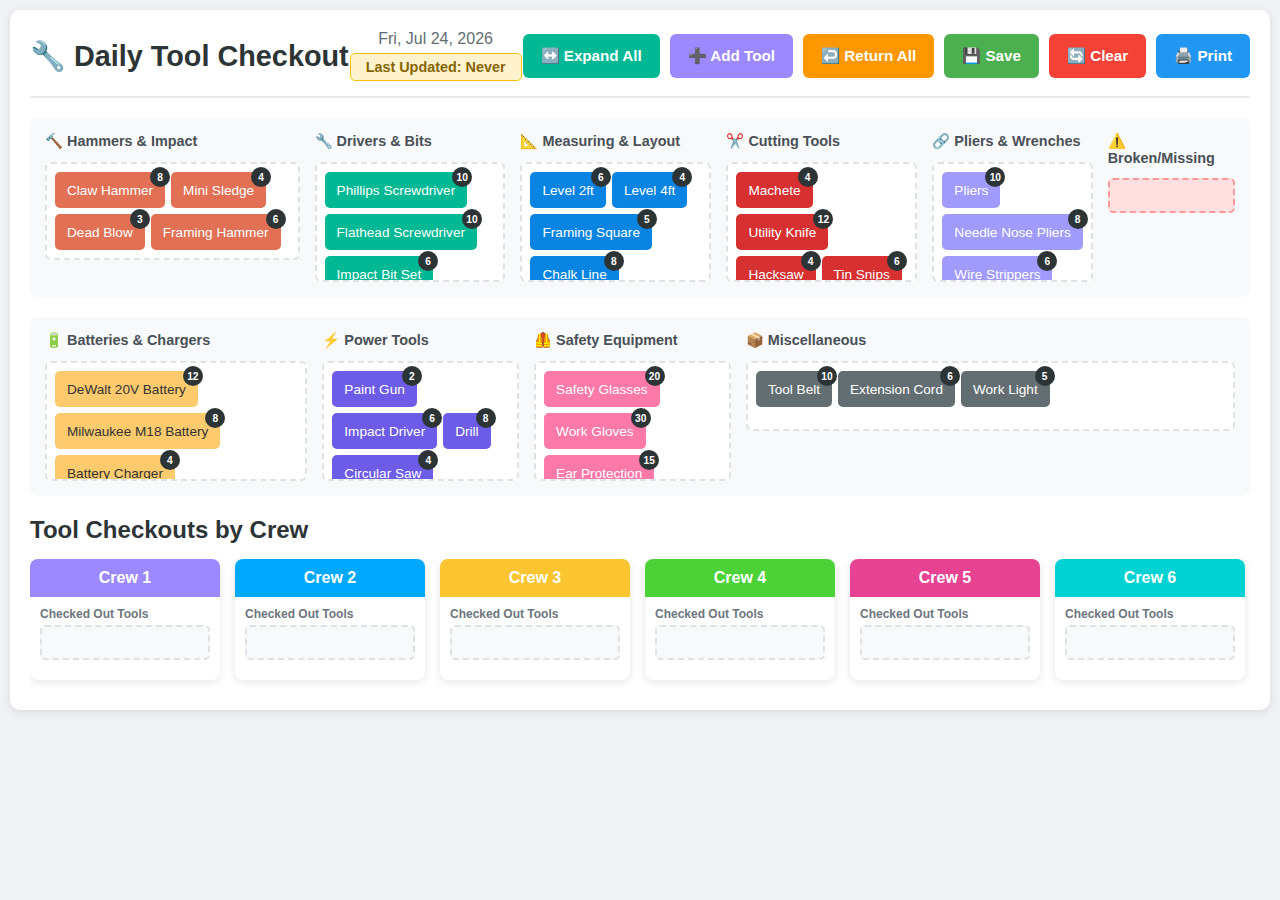
<file: Hand Tool Tracker/index.html>
<!DOCTYPE html>
<html lang="en">
<head>
    <meta charset="UTF-8">
    <meta name="viewport" content="width=device-width, initial-scale=1.0, maximum-scale=1.0, user-scalable=no">
    <meta name="apple-mobile-web-app-capable" content="yes">
    <meta name="apple-mobile-web-app-status-bar-style" content="black-translucent">
    <title>Daily Tool Checkout System</title>
    <style>
        * {
            margin: 0;
            padding: 0;
            box-sizing: border-box;
        }

        body {
            font-family: 'Segoe UI', Tahoma, Geneva, Verdana, sans-serif;
            background: #f0f2f5;
            padding: 10px;
            overflow-x: auto;
        }

        .container {
            min-width: 1200px;
            background: white;
            border-radius: 10px;
            padding: 20px;
            box-shadow: 0 2px 10px rgba(0,0,0,0.1);
        }

        .header {
            display: flex;
            justify-content: space-between;
            align-items: center;
            margin-bottom: 20px;
            padding-bottom: 15px;
            border-bottom: 2px solid #e9ecef;
        }

        h1 {
            color: #2d3436;
            font-size: 1.8em;
        }

        .header-info {
            display: flex;
            flex-direction: column;
            align-items: center;
            gap: 5px;
        }

        .date-header {
            color: #636e72;
            font-size: 1em;
        }

        .update-time {
            background: #fff3cd;
            color: #856404;
            padding: 5px 15px;
            border-radius: 5px;
            font-size: 0.9em;
            font-weight: 600;
            border: 1px solid #ffc107;
        }

        .action-buttons {
            display: flex;
            gap: 10px;
        }

        button {
            padding: 10px 18px;
            font-size: 0.95em;
            font-weight: 600;
            border: none;
            border-radius: 6px;
            cursor: pointer;
            transition: all 0.2s ease;
            -webkit-appearance: none;
            touch-action: manipulation;
            min-height: 44px;
        }

        .btn-save {
            background: #4CAF50;
            color: white;
        }

        .btn-clear {
            background: #f44336;
            color: white;
        }

        .btn-print {
            background: #2196F3;
            color: white;
        }

        .btn-add {
            background: #9c88ff;
            color: white;
        }

        .btn-return-all {
            background: #ff9800;
            color: white;
        }

        .btn-expand {
            background: #00b894;
            color: white;
        }

        button:hover {
            transform: translateY(-1px);
            box-shadow: 0 4px 12px rgba(0,0,0,0.15);
        }

        .resources-bar {
            background: #f8f9fa;
            padding: 15px;
            border-radius: 8px;
            margin-bottom: 20px;
            display: grid;
            grid-template-columns: 2fr 1.5fr 1.5fr 1.5fr 1fr 1fr;
            gap: 15px;
        }

        .resource-section {
            display: flex;
            flex-direction: column;
            gap: 8px;
        }

        .resource-section h3 {
            color: #495057;
            font-size: 0.9em;
            font-weight: 600;
            margin-bottom: 4px;
        }

        .resource-items {
            display: flex;
            flex-wrap: wrap;
            gap: 6px;
            min-height: 70px;
            padding: 8px;
            background: white;
            border-radius: 6px;
            border: 2px dashed #dee2e6;
            max-height: 120px;
            overflow-y: auto;
        }

        #brokenPool {
            background: #ffe0e0;
            border-color: #ff9999;
        }

        .draggable {
            padding: 8px 12px;
            border-radius: 5px;
            cursor: move;
            font-size: 0.85em;
            font-weight: 500;
            transition: all 0.2s ease;
            white-space: nowrap;
            position: relative;
            user-select: none;
            -webkit-user-select: none;
            -webkit-touch-callout: none;
            min-height: 36px;
            display: inline-flex;
            align-items: center;
        }

        .draggable:hover {
            transform: scale(1.05);
            box-shadow: 0 2px 6px rgba(0,0,0,0.15);
        }

        .draggable.dragging {
            opacity: 0.5;
        }

        .draggable.broken {
            opacity: 0.6;
            background: repeating-linear-gradient(
                45deg,
                #ff6b6b,
                #ff6b6b 5px,
                #ff9999 5px,
                #ff9999 10px
            ) !important;
            color: white !important;
        }

        /* Tool stack styling */
        .tool-stack {
            position: relative;
            cursor: pointer;
            -webkit-tap-highlight-color: transparent;
            touch-action: manipulation;
        }

        .tool-stack.expanded {
            display: inline-block;
        }

        .tool-stack .stack-count {
            position: absolute;
            top: -5px;
            right: -5px;
            background: #2d3436;
            color: white;
            border-radius: 50%;
            width: 20px;
            height: 20px;
            display: flex;
            align-items: center;
            justify-content: center;
            font-size: 0.75em;
            font-weight: bold;
            pointer-events: none;
        }

        .tool-stack .tool-item {
            display: none;
            margin-right: 4px;
            margin-bottom: 4px;
        }

        .tool-stack.expanded .tool-item {
            display: inline-block;
        }

        .tool-stack.expanded .stack-label {
            display: none;
        }

        /* Tool type colors */
        .hammer { background: #e17055; color: white; }
        .screwdriver { background: #00b894; color: white; }
        .battery { background: #fdcb6e; color: #333; }
        .power-tool { background: #6c5ce7; color: white; }
        .measuring { background: #0984e3; color: white; }
        .cutting { background: #d63031; color: white; }
        .pliers { background: #a29bfe; color: white; }
        .fastening { background: #00cec9; color: white; }
        .safety { background: #fd79a8; color: white; }
        .misc { background: #636e72; color: white; }

        .crews-container {
            display: flex;
            gap: 15px;
            overflow-x: auto;
            padding-bottom: 10px;
        }

        .crew-card {
            flex: 0 0 190px;
            background: white;
            border-radius: 8px;
            box-shadow: 0 2px 8px rgba(0,0,0,0.1);
            overflow: hidden;
        }

        .crew-header {
            padding: 10px;
            color: white;
            font-weight: bold;
            text-align: center;
            font-size: 1em;
        }

        .crew-1 .crew-header { background: #9c88ff; }
        .crew-2 .crew-header { background: #00a8ff; }
        .crew-3 .crew-header { background: #fbc531; }
        .crew-4 .crew-header { background: #4cd137; }
        .crew-5 .crew-header { background: #e84393; }
        .crew-6 .crew-header { background: #00d2d3; }

        .crew-body {
            padding: 10px;
        }

        .crew-section {
            margin-bottom: 10px;
        }

        .crew-section-title {
            font-size: 0.75em;
            color: #6c757d;
            margin-bottom: 4px;
            font-weight: 600;
        }

        .drop-zone {
            min-height: 35px;
            padding: 6px;
            background: #f8f9fa;
            border: 2px dashed #dee2e6;
            border-radius: 5px;
            font-size: 0.8em;
        }

        .drop-zone.drag-over {
            background: #e3f2fd;
            border-color: #2196F3;
        }

        .drop-zone .draggable {
            margin-bottom: 4px;
            display: block;
        }

        .checkout-time {
            font-size: 0.65em;
            color: #6c757d;
            margin-left: 5px;
        }

        .return-btn {
            float: right;
            padding: 2px 6px;
            background: #28a745;
            color: white;
            border-radius: 3px;
            cursor: pointer;
            font-size: 0.7em;
        }

        .return-btn:hover {
            background: #218838;
        }

        /* Modal Styles */
        .modal {
            display: none;
            position: fixed;
            z-index: 1000;
            left: 0;
            top: 0;
            width: 100%;
            height: 100%;
            background-color: rgba(0,0,0,0.5);
        }

        .modal-content {
            background-color: white;
            margin: 10% auto;
            padding: 20px;
            border-radius: 10px;
            width: 400px;
            box-shadow: 0 5px 20px rgba(0,0,0,0.3);
        }

        .modal-header {
            font-size: 1.3em;
            margin-bottom: 20px;
            color: #2d3436;
        }

        .form-group {
            margin-bottom: 15px;
        }

        .form-group label {
            display: block;
            margin-bottom: 5px;
            color: #495057;
            font-weight: 500;
        }

        .form-group input,
        .form-group select {
            width: 100%;
            padding: 8px;
            border: 1px solid #dee2e6;
            border-radius: 5px;
            font-size: 0.95em;
        }

        .form-group input[type="number"] {
            width: 80px;
        }

        .modal-buttons {
            display: flex;
            gap: 10px;
            justify-content: flex-end;
            margin-top: 20px;
        }

        .modal-buttons button {
            padding: 8px 20px;
        }

        .close {
            color: #aaa;
            float: right;
            font-size: 28px;
            font-weight: bold;
            cursor: pointer;
        }

        .close:hover {
            color: #000;
        }

        /* Scrollbar styling */
        .resource-items::-webkit-scrollbar,
        .crews-container::-webkit-scrollbar {
            height: 6px;
        }

        .resource-items::-webkit-scrollbar-track,
        .crews-container::-webkit-scrollbar-track {
            background: #f1f1f1;
            border-radius: 3px;
        }

        .resource-items::-webkit-scrollbar-thumb,
        .crews-container::-webkit-scrollbar-thumb {
            background: #888;
            border-radius: 3px;
        }

        .resource-items::-webkit-scrollbar-thumb:hover,
        .crews-container::-webkit-scrollbar-thumb:hover {
            background: #555;
        }

        @media print {
            body {
                background: white;
            }
            .resources-bar, .action-buttons {
                display: none;
            }
            .crews-container {
                display: grid;
                grid-template-columns: repeat(3, 1fr);
                gap: 20px;
            }
            .crew-card {
                flex: unset;
                page-break-inside: avoid;
            }
        }
    </style>
</head>
<body>
    <div class="container">
        <div class="header">
            <h1>🔧 Daily Tool Checkout</h1>
            <div class="header-info">
                <div class="date-header" id="currentDate"></div>
                <div class="update-time" id="updateTime">Last Updated: Never</div>
            </div>
            <div class="action-buttons">
                <button class="btn-expand" onclick="toggleExpandAll()">↔️ Expand All</button>
                <button class="btn-add" onclick="showAddModal()">➕ Add Tool</button>
                <button class="btn-return-all" onclick="returnAllTools()">↩️ Return All</button>
                <button class="btn-save" onclick="saveSchedule()">💾 Save</button>
                <button class="btn-clear" onclick="clearAllCheckouts()">🔄 Clear</button>
                <button class="btn-print" onclick="printSchedule()">🖨️ Print</button>
            </div>
        </div>

        <div class="resources-bar">
            <div class="resource-section">
                <h3>🔨 Hammers & Impact</h3>
                <div class="resource-items" id="hammersPool"></div>
            </div>

            <div class="resource-section">
                <h3>🔧 Drivers & Bits</h3>
                <div class="resource-items" id="driversPool"></div>
            </div>

            <div class="resource-section">
                <h3>📐 Measuring & Layout</h3>
                <div class="resource-items" id="measuringPool"></div>
            </div>

            <div class="resource-section">
                <h3>✂️ Cutting Tools</h3>
                <div class="resource-items" id="cuttingPool"></div>
            </div>

            <div class="resource-section">
                <h3>🔗 Pliers & Wrenches</h3>
                <div class="resource-items" id="pliersPool"></div>
            </div>

            <div class="resource-section">
                <h3>⚠️ Broken/Missing</h3>
                <div class="resource-items drop-zone" id="brokenPool"></div>
            </div>
        </div>

        <div class="resources-bar">
            <div class="resource-section">
                <h3>🔋 Batteries & Chargers</h3>
                <div class="resource-items" id="batteriesPool"></div>
            </div>

            <div class="resource-section">
                <h3>⚡ Power Tools</h3>
                <div class="resource-items" id="powerPool"></div>
            </div>

            <div class="resource-section">
                <h3>🦺 Safety Equipment</h3>
                <div class="resource-items" id="safetyPool"></div>
            </div>

            <div class="resource-section" style="grid-column: span 3;">
                <h3>📦 Miscellaneous</h3>
                <div class="resource-items" id="miscPool"></div>
            </div>
        </div>

        <h2 style="margin: 20px 0 15px; color: #2d3436;">Tool Checkouts by Crew</h2>
        <div class="crews-container" id="crewsContainer">
            <!-- Crews will be generated by JavaScript -->
        </div>
    </div>

    <!-- Add Tool Modal -->
    <div id="addModal" class="modal">
        <div class="modal-content">
            <span class="close" onclick="closeAddModal()">&times;</span>
            <h2 class="modal-header">Add New Tool</h2>
            <div class="form-group">
                <label for="toolName">Tool Name:</label>
                <input type="text" id="toolName" placeholder="Enter tool name...">
            </div>
            <div class="form-group">
                <label for="toolCategory">Category:</label>
                <select id="toolCategory">
                    <option value="hammers">Hammers & Impact</option>
                    <option value="drivers">Drivers & Bits</option>
                    <option value="measuring">Measuring & Layout</option>
                    <option value="cutting">Cutting Tools</option>
                    <option value="pliers">Pliers & Wrenches</option>
                    <option value="batteries">Batteries & Chargers</option>
                    <option value="power">Power Tools</option>
                    <option value="safety">Safety Equipment</option>
                    <option value="misc">Miscellaneous</option>
                </select>
            </div>
            <div class="form-group">
                <label for="toolQuantity">Quantity:</label>
                <input type="number" id="toolQuantity" min="1" value="1">
            </div>
            <div class="modal-buttons">
                <button onclick="closeAddModal()" style="background: #6c757d; color: white;">Cancel</button>
                <button onclick="addNewTool()" style="background: #4CAF50; color: white;">Add Tool</button>
            </div>
        </div>
    </div>

    <script>
        // Tool inventory with quantities
        const toolInventory = {
            hammers: [
                { name: 'Claw Hammer', qty: 8, class: 'hammer' },
                { name: 'Mini Sledge', qty: 4, class: 'hammer' },
                { name: 'Dead Blow', qty: 3, class: 'hammer' },
                { name: 'Framing Hammer', qty: 6, class: 'hammer' }
            ],
            drivers: [
                { name: 'Phillips Screwdriver', qty: 10, class: 'screwdriver' },
                { name: 'Flathead Screwdriver', qty: 10, class: 'screwdriver' },
                { name: 'Impact Bit Set', qty: 6, class: 'screwdriver' },
                { name: 'Multi-bit Driver', qty: 6, class: 'screwdriver' }
            ],
            measuring: [
                { name: 'Level 2ft', qty: 6, class: 'measuring' },
                { name: 'Level 4ft', qty: 4, class: 'measuring' },
                { name: 'Framing Square', qty: 5, class: 'measuring' },
                { name: 'Chalk Line', qty: 8, class: 'measuring' },
                { name: 'String Line', qty: 10, class: 'measuring' },
                { name: 'Tape Measure', qty: 15, class: 'measuring' }
            ],
            cutting: [
                { name: 'Machete', qty: 4, class: 'cutting' },
                { name: 'Utility Knife', qty: 12, class: 'cutting' },
                { name: 'Hacksaw', qty: 4, class: 'cutting' },
                { name: 'Tin Snips', qty: 6, class: 'cutting' }
            ],
            pliers: [
                { name: 'Pliers', qty: 10, class: 'pliers' },
                { name: 'Needle Nose Pliers', qty: 8, class: 'pliers' },
                { name: 'Wire Strippers', qty: 6, class: 'pliers' },
                { name: 'Wrench Set', qty: 5, class: 'fastening' },
                { name: 'Adjustable Wrench', qty: 6, class: 'fastening' }
            ],
            batteries: [
                { name: 'DeWalt 20V Battery', qty: 12, class: 'battery' },
                { name: 'Milwaukee M18 Battery', qty: 8, class: 'battery' },
                { name: 'Battery Charger', qty: 4, class: 'battery' }
            ],
            power: [
                { name: 'Paint Gun', qty: 2, class: 'power-tool' },
                { name: 'Impact Driver', qty: 6, class: 'power-tool' },
                { name: 'Drill', qty: 8, class: 'power-tool' },
                { name: 'Circular Saw', qty: 4, class: 'power-tool' }
            ],
            safety: [
                { name: 'Safety Glasses', qty: 20, class: 'safety' },
                { name: 'Work Gloves', qty: 30, class: 'safety' },
                { name: 'Ear Protection', qty: 15, class: 'safety' }
            ],
            misc: [
                { name: 'Tool Belt', qty: 10, class: 'misc' },
                { name: 'Extension Cord', qty: 6, class: 'misc' },
                { name: 'Work Light', qty: 5, class: 'misc' }
            ]
        };

        let draggedElement = null;
        let expandedStacks = new Set();

        // Initialize date
        document.getElementById('currentDate').textContent = new Date().toLocaleDateString('en-US', { 
            weekday: 'short', 
            month: 'short', 
            day: 'numeric',
            year: 'numeric'
        });

        // Update time functions
        function updateLastModifiedTime() {
            const now = new Date();
            const timeString = now.toLocaleString('en-US', { 
                month: 'short',
                day: 'numeric',
                year: 'numeric',
                hour: '2-digit',
                minute: '2-digit',
                second: '2-digit'
            });
            document.getElementById('updateTime').textContent = `Last Updated: ${timeString}`;
            localStorage.setItem('toolLastUpdateTime', timeString);
        }

        function loadLastUpdateTime() {
            const savedTime = localStorage.getItem('toolLastUpdateTime');
            if (savedTime) {
                document.getElementById('updateTime').textContent = `Last Updated: ${savedTime}`;
            }
        }

        // Create tool stacks
        function createToolStack(tool, poolId) {
            const pool = document.getElementById(poolId);
            
            if (tool.qty === 1) {
                // Single tool, no stack needed
                const toolDiv = document.createElement('div');
                toolDiv.className = `draggable ${tool.class}`;
                toolDiv.draggable = true;
                toolDiv.textContent = `${tool.name} #1`;
                toolDiv.dataset.toolName = tool.name;
                toolDiv.dataset.toolNumber = '1';
                pool.appendChild(toolDiv);
            } else {
                // Create stack for multiple tools
                const stackDiv = document.createElement('div');
                stackDiv.className = 'tool-stack';
                stackDiv.dataset.toolName = tool.name;
                
                // Stack label (shows when collapsed)
                const stackLabel = document.createElement('div');
                stackLabel.className = `draggable ${tool.class} stack-label`;
                stackLabel.draggable = false;
                stackLabel.textContent = tool.name;
                stackDiv.appendChild(stackLabel);
                
                // Stack count badge
                const countBadge = document.createElement('span');
                countBadge.className = 'stack-count';
                countBadge.textContent = tool.qty;
                stackLabel.appendChild(countBadge);
                
                // Individual tool items (hidden by default)
                for (let i = 1; i <= tool.qty; i++) {
                    const toolDiv = document.createElement('div');
                    toolDiv.className = `draggable ${tool.class} tool-item`;
                    toolDiv.draggable = true;
                    toolDiv.textContent = `${tool.name} #${i}`;
                    toolDiv.dataset.toolName = tool.name;
                    toolDiv.dataset.toolNumber = i;
                    stackDiv.appendChild(toolDiv);
                }
                
                // Touch-friendly expand/collapse for iOS
                function toggleStack(e) {
                    if (!e.target.classList.contains('tool-item')) {
                        e.preventDefault();
                        e.stopPropagation();
                        stackDiv.classList.toggle('expanded');
                        if (stackDiv.classList.contains('expanded')) {
                            expandedStacks.add(tool.name);
                        } else {
                            expandedStacks.delete(tool.name);
                        }
                        updateStackCount(stackDiv);
                    }
                }
                
                // Add both touch and click events for iOS compatibility
                stackDiv.addEventListener('click', toggleStack);
                stackDiv.addEventListener('touchend', function(e) {
                    if (!e.target.classList.contains('tool-item')) {
                        e.preventDefault();
                        toggleStack(e);
                    }
                });
                
                pool.appendChild(stackDiv);
            }
        }

        function updateStackCount(stackDiv) {
            const availableCount = stackDiv.querySelectorAll('.tool-item:not(.checked-out)').length;
            const countBadge = stackDiv.querySelector('.stack-count');
            if (countBadge) {
                countBadge.textContent = availableCount;
                if (availableCount === 0) {
                    stackDiv.style.display = 'none';
                } else {
                    stackDiv.style.display = '';
                }
            }
        }

        // Initialize inventory
        function initializeInventory() {
            // Clear pools first
            const pools = ['hammersPool', 'driversPool', 'measuringPool', 'cuttingPool', 
                          'pliersPool', 'batteriesPool', 'powerPool', 'safetyPool', 'miscPool'];
            pools.forEach(poolId => {
                document.getElementById(poolId).innerHTML = '';
            });
            
            // Create tool stacks for each category
            Object.entries(toolInventory).forEach(([category, tools]) => {
                const poolId = category + 'Pool';
                tools.forEach(tool => {
                    createToolStack(tool, poolId);
                });
            });
            
            // Setup drag events
            setupDragEvents();
        }

        // Create crew cards
        function createCrewCards() {
            const crewsContainer = document.getElementById('crewsContainer');
            crewsContainer.innerHTML = '';
            
            for (let i = 1; i <= 8; i++) {
                const crewCard = document.createElement('div');
                crewCard.className = `crew-card crew-${i > 6 ? i - 6 : i}`;
                crewCard.innerHTML = `
                    <div class="crew-header">Crew ${i}</div>
                    <div class="crew-body">
                        <div class="crew-section">
                            <div class="crew-section-title">Checked Out Tools</div>
                            <div class="drop-zone" data-crew="${i}"></div>
                        </div>
                    </div>
                `;
                crewsContainer.appendChild(crewCard);
            }
        }

        // Setup drag events
        function setupDragEvents() {
            document.querySelectorAll('.draggable').forEach(element => {
                element.addEventListener('dragstart', handleDragStart);
                element.addEventListener('dragend', handleDragEnd);
            });
        }

        // Drag handlers
        function handleDragStart(e) {
            if (e.target.classList.contains('draggable') && !e.target.classList.contains('stack-label')) {
                draggedElement = e.target;
                e.target.classList.add('dragging');
                e.dataTransfer.effectAllowed = 'move';
            }
        }

        function handleDragEnd(e) {
            if (e.target.classList.contains('draggable')) {
                e.target.classList.remove('dragging');
            }
        }

        // Setup global drag events
        document.addEventListener('dragover', (e) => {
            e.preventDefault();
            e.dataTransfer.dropEffect = 'move';
        });

        document.addEventListener('dragenter', (e) => {
            if (e.target.classList.contains('drop-zone') || e.target.classList.contains('resource-items')) {
                e.target.classList.add('drag-over');
            }
        });

        document.addEventListener('dragleave', (e) => {
            if (e.target.classList.contains('drop-zone') || e.target.classList.contains('resource-items')) {
                e.target.classList.remove('drag-over');
            }
        });

        document.addEventListener('drop', (e) => {
            e.preventDefault();
            
            let dropZone = e.target;
            
            if (!dropZone.classList.contains('drop-zone') && !dropZone.classList.contains('resource-items')) {
                dropZone = e.target.closest('.drop-zone') || e.target.closest('.resource-items');
            }
            
            if (dropZone && draggedElement) {
                dropZone.classList.remove('drag-over');
                
                // If checking out to a crew
                if (dropZone.dataset.crew) {
                    const time = new Date().toLocaleTimeString('en-US', { 
                        hour: '2-digit', 
                        minute: '2-digit' 
                    });
                    
                    // Add checkout time and return button
                    const wrapper = document.createElement('div');
                    wrapper.style.width = '100%';
                    wrapper.innerHTML = `
                        <span class="return-btn" onclick="returnTool(this)">Return</span>
                        ${draggedElement.textContent}
                        <span class="checkout-time">${time}</span>
                    `;
                    
                    draggedElement.classList.add('checked-out');
                    draggedElement.style.display = 'none';
                    draggedElement.dataset.checkoutTime = time;
                    draggedElement.dataset.crew = dropZone.dataset.crew;
                    
                    wrapper.dataset.originalTool = draggedElement.dataset.toolName;
                    wrapper.dataset.toolNumber = draggedElement.dataset.toolNumber;
                    
                    dropZone.appendChild(wrapper);
                    
                    // Update stack count if part of a stack
                    const stack = draggedElement.closest('.tool-stack');
                    if (stack) {
                        updateStackCount(stack);
                    }
                }
                // If moving to broken pool
                else if (dropZone.id === 'brokenPool') {
                    draggedElement.classList.add('broken');
                    dropZone.appendChild(draggedElement);
                }
                // Return to pool
                else if (dropZone.classList.contains('resource-items')) {
                    draggedElement.classList.remove('broken');
                    dropZone.appendChild(draggedElement);
                }
                
                updateLastModifiedTime();
            }
        });

        // Return individual tool
        function returnTool(btn) {
            const wrapper = btn.parentElement;
            const toolName = wrapper.dataset.originalTool;
            const toolNumber = wrapper.dataset.toolNumber;
            
            // Find the original tool element
            const originalTool = document.querySelector(`.draggable[data-tool-name="${toolName}"][data-tool-number="${toolNumber}"]`);
            if (originalTool) {
                originalTool.classList.remove('checked-out');
                originalTool.style.display = '';
                delete originalTool.dataset.checkoutTime;
                delete originalTool.dataset.crew;
                
                // Update stack count
                const stack = originalTool.closest('.tool-stack');
                if (stack) {
                    updateStackCount(stack);
                }
            }
            
            wrapper.remove();
            updateLastModifiedTime();
        }

        // Return all tools
        function returnAllTools() {
            if (confirm('Return all checked out tools?')) {
                document.querySelectorAll('.return-btn').forEach(btn => {
                    returnTool(btn);
                });
            }
        }

        // Clear all checkouts
        function clearAllCheckouts() {
            if (confirm('Clear all tool checkouts and reset?')) {
                initializeInventory();
                createCrewCards();
                updateLastModifiedTime();
            }
        }

        // Toggle expand all stacks
        function toggleExpandAll() {
            const stacks = document.querySelectorAll('.tool-stack');
            const shouldExpand = !document.querySelector('.tool-stack.expanded');
            
            stacks.forEach(stack => {
                if (shouldExpand) {
                    stack.classList.add('expanded');
                } else {
                    stack.classList.remove('expanded');
                }
            });
        }

        // Modal functions
        function showAddModal() {
            document.getElementById('addModal').style.display = 'block';
        }

        function closeAddModal() {
            document.getElementById('addModal').style.display = 'none';
            document.getElementById('toolName').value = '';
            document.getElementById('toolQuantity').value = '1';
        }

        function addNewTool() {
            const name = document.getElementById('toolName').value.trim();
            const category = document.getElementById('toolCategory').value;
            const qty = parseInt(document.getElementById('toolQuantity').value);
            
            if (!name) {
                alert('Please enter a tool name');
                return;
            }
            
            // Determine the class based on category
            const classMap = {
                'hammers': 'hammer',
                'drivers': 'screwdriver',
                'measuring': 'measuring',
                'cutting': 'cutting',
                'pliers': 'pliers',
                'batteries': 'battery',
                'power': 'power-tool',
                'safety': 'safety',
                'misc': 'misc'
            };
            
            const newTool = {
                name: name,
                qty: qty,
                class: classMap[category] || 'misc'
            };
            
            // Add to inventory
            if (!toolInventory[category]) {
                toolInventory[category] = [];
            }
            toolInventory[category].push(newTool);
            
            // Create the tool stack
            createToolStack(newTool, category + 'Pool');
            setupDragEvents();
            
            closeAddModal();
            updateLastModifiedTime();
            saveSchedule();
        }

        // Save and load functions
        function saveSchedule() {
            const schedule = {
                date: new Date().toISOString(),
                lastUpdate: new Date().toLocaleString(),
                inventory: toolInventory,
                checkouts: [],
                broken: []
            };
            
            // Save checkouts
            document.querySelectorAll('.drop-zone[data-crew]').forEach(zone => {
                const crew = zone.dataset.crew;
                const tools = Array.from(zone.children).map(wrapper => ({
                    tool: wrapper.dataset.originalTool,
                    number: wrapper.dataset.toolNumber,
                    crew: crew,
                    time: wrapper.querySelector('.checkout-time')?.textContent
                }));
                if (tools.length > 0) {
                    schedule.checkouts.push({ crew, tools });
                }
            });
            
            // Save broken items
            const brokenPool = document.getElementById('brokenPool');
            schedule.broken = Array.from(brokenPool.querySelectorAll('.draggable')).map(el => ({
                name: el.dataset.toolName,
                number: el.dataset.toolNumber
            }));
            
            localStorage.setItem('toolCheckoutSchedule', JSON.stringify(schedule));
            localStorage.setItem('toolCheckoutDate', new Date().toDateString());
            
            // Visual feedback
            const saveBtn = document.querySelector('.btn-save');
            const originalText = saveBtn.textContent;
            saveBtn.textContent = '✓ Saved!';
            saveBtn.style.background = '#4cd137';
            setTimeout(() => {
                saveBtn.textContent = originalText;
                saveBtn.style.background = '#4CAF50';
            }, 2000);
        }

        function loadSchedule() {
            const saved = localStorage.getItem('toolCheckoutSchedule');
            const savedDate = localStorage.getItem('toolCheckoutDate');
            
            loadLastUpdateTime();
            
            if (saved && savedDate === new Date().toDateString()) {
                if (confirm('Load today\'s saved tool checkouts?')) {
                    const schedule = JSON.parse(saved);
                    
                    if (schedule.inventory) {
                        toolInventory = schedule.inventory;
                    }
                    
                    // Reinitialize with saved data
                    initializeInventory();
                    createCrewCards();
                    
                    // Load checkouts
                    if (schedule.checkouts) {
                        // Implementation would restore checked out tools
                    }
                }
            }
        }

        function printSchedule() {
            window.print();
        }

        // Initialize on load
        window.addEventListener('load', () => {
            initializeInventory();
            createCrewCards();
            loadSchedule();
        });

        // Auto-save every 30 seconds
        setInterval(saveSchedule, 30000);

        // Close modal when clicking outside
        window.onclick = function(event) {
            const modal = document.getElementById('addModal');
            if (event.target == modal) {
                closeAddModal();
            }
        }
    </script>
</body>
</html>
</file>
